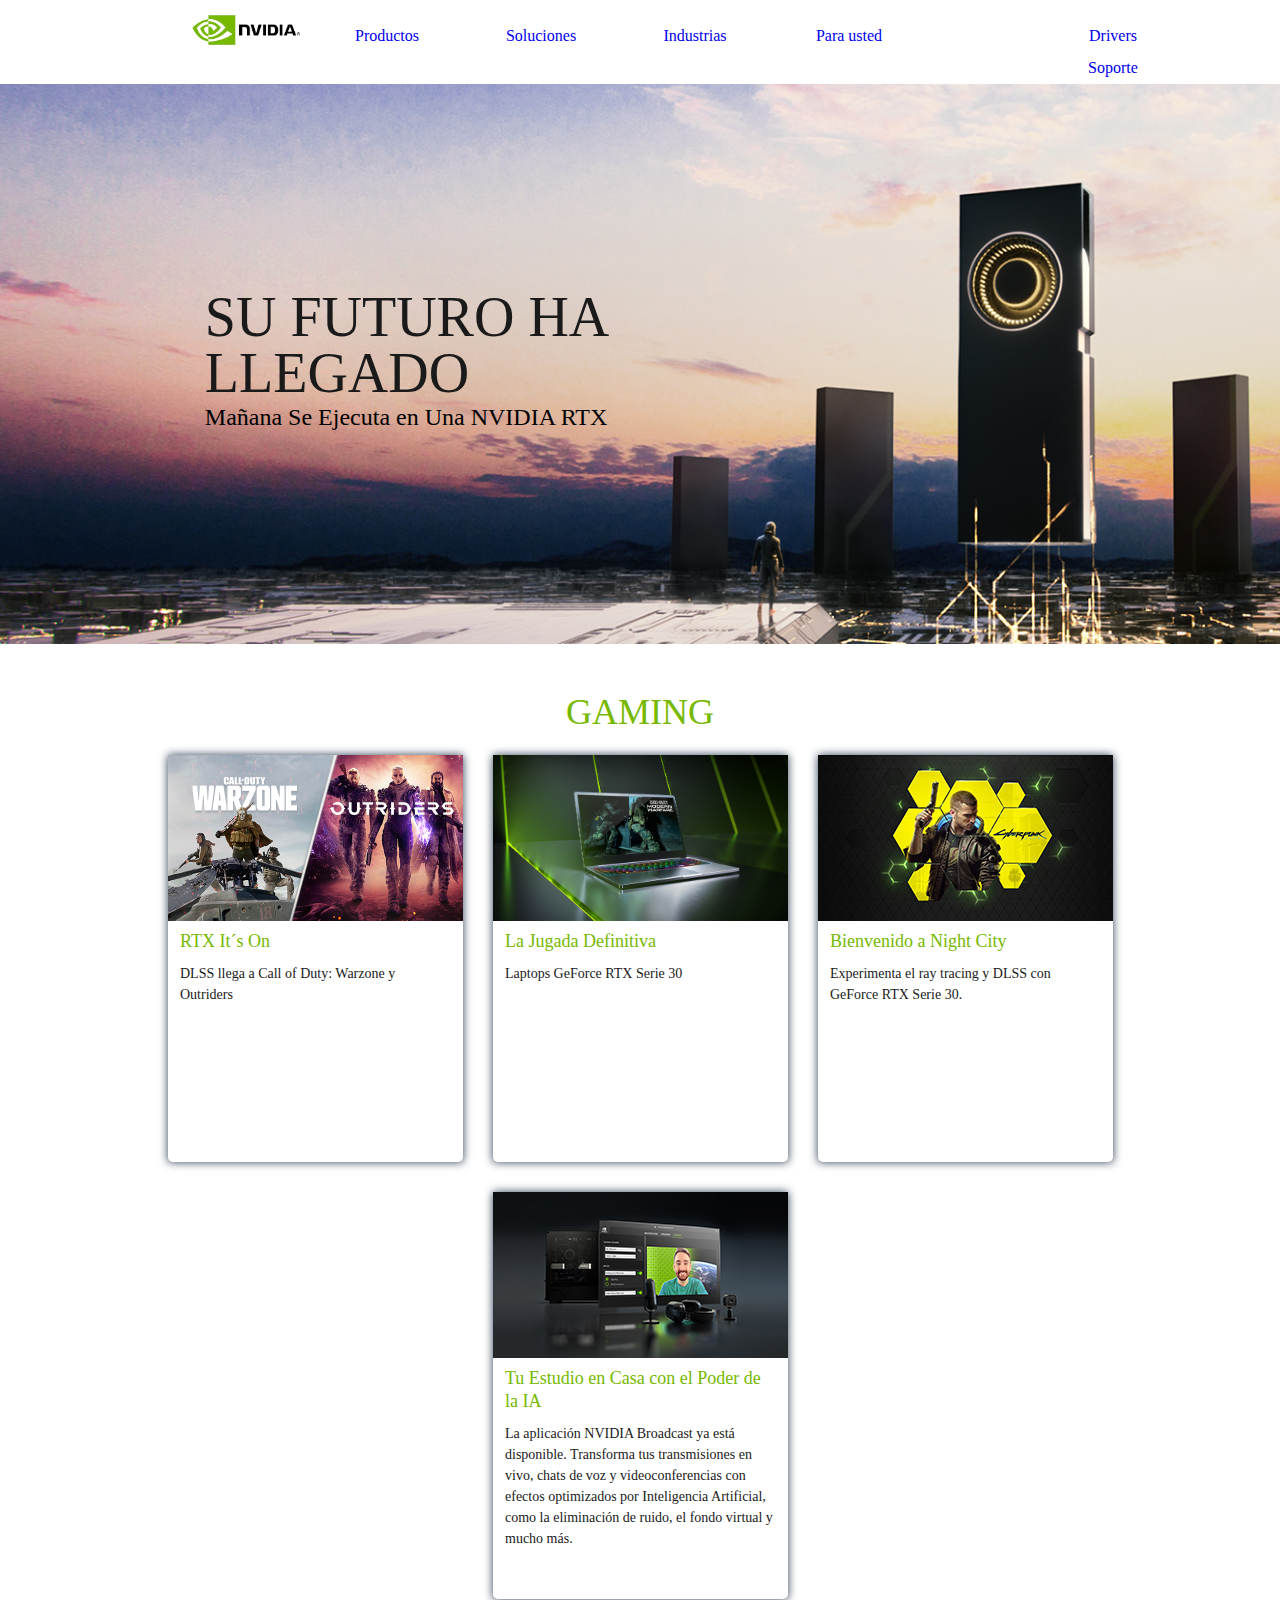
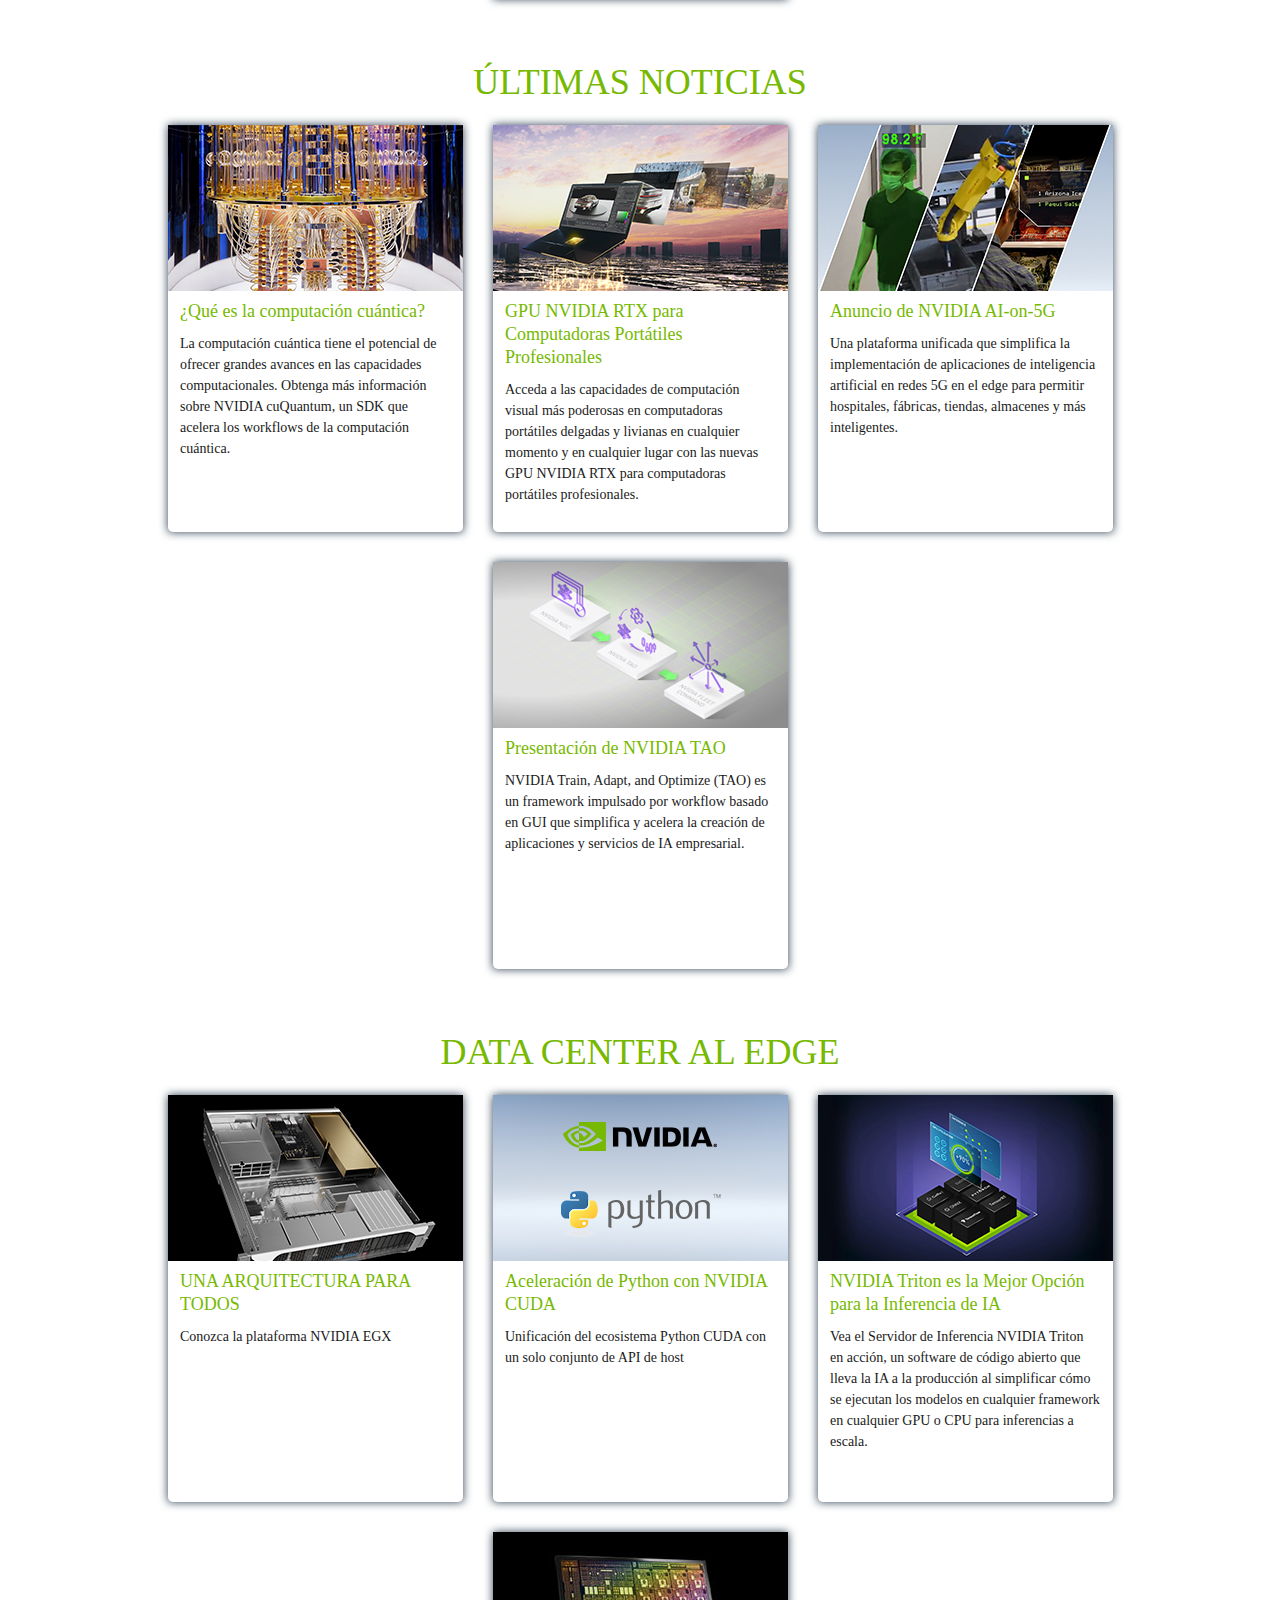
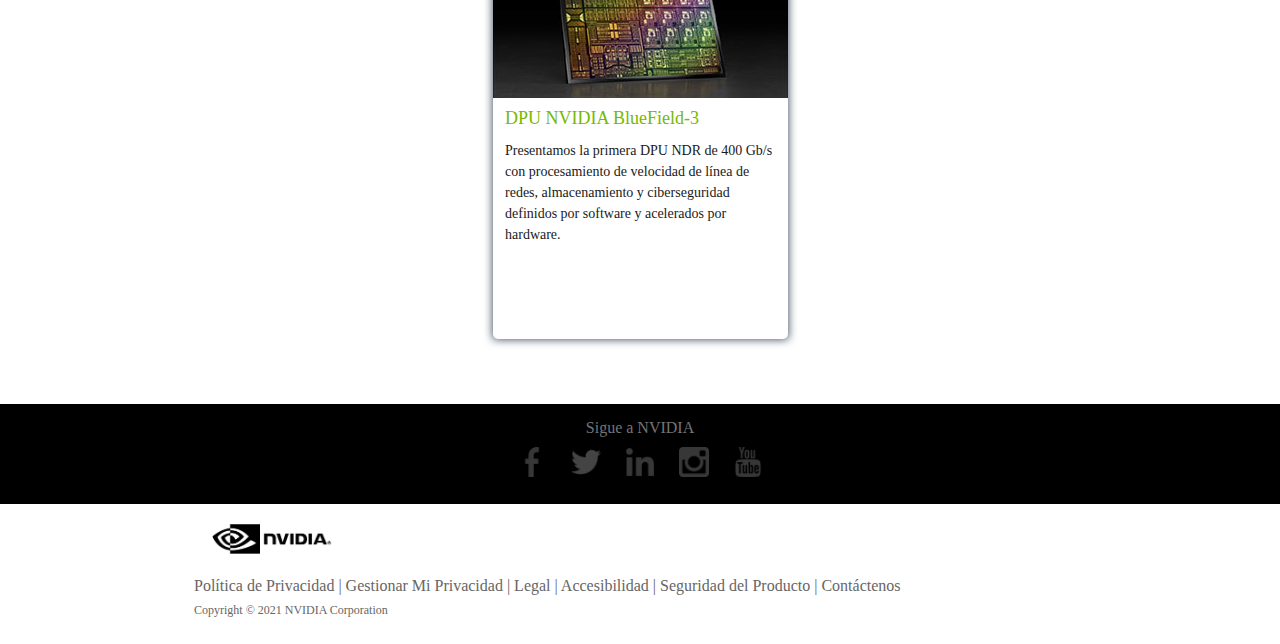
<file: Principal/index.html>
<!DOCTYPE html>
<html lang="en">
<head>
    <meta charset="UTF-8">
    <meta http-equiv="X-UA-Compatible" content="IE=edge">
    <meta name="viewport" content="width=device-width, initial-scale=1.0">
    <link rel="stylesheet"  type="text/css" href="estilo.css">
    <link rel="stylesheet" href="/Fuente/stylesheet.css">
    <title>Pagina</title>
</head>
<body>

<div id="contenedor">
    
<header>
<div class="titulo"><img src="img/Logos/NVIDIA-Color.jpg" alt=""></div>

<nav>
    <ul id="item">
        <li id="uno"><a href="#">Productos</a>
            <ul>
                <li><a href="../Productos/Laptops/Laptop.html">Laptops y Workstations</a></li>
                <li><a href="/Productos/GPUS/GPUS.html">GPUs</a></li>
            </ul>
        </li>

        <li><a href="#">Soluciones</a>
            <ul>
                <li><a href="/Soluciones/RealidadVirtual y Aumentada/vr.html">Realidad Virtual y Aumentada</a></li>
            </ul>
        </li>
        <li><a href="#">Industrias</a>
            <ul>
                <li><a href="/Industrias/Robotica/robotica.html">Robótica</a></li>
                <li><a href="#">Ciudades Intelegentes</a></li>
            </ul>
        </li>
        <li><a href="#">Para usted</a>
            <ul>
                <li><a href="#">Gamers</a></li>
            </ul>
        </li>
        <li class="item2"><a href="#">Drivers</a></li>
        <li class="item2"><a href="#">Soporte</a></li>
    </ul>
</nav>
</header>

<div id="portada">
    <div id="portada-text">
        <h1>SU FUTURO HA LLEGADO</h1>
        <p>Mañana Se Ejecuta en Una NVIDIA RTX</p>
    </div>
</div>

<section id="section">

<div class="title"><h3>Gaming</h3></div>

<div class="section2">
<div class="sticker">
        <img src="img/section/nvidia-geforce-rtx-games-january-2021-outriders-warzone-newsfeedHD.jpg" alt="" class="logo1">
    <div class="center">
        <h5>RTX It´s On</h5> 
        <p>DLSS llega a Call of Duty: Warzone y Outriders</p>
    </div>
</div>

<div class="sticker">
    <img src="img/section/geforce-rtx-laptops-social-1200x628-fb-ig-website-link.jpg" alt="" class="logo1">
    <div class="center">
       <h5>La Jugada Definitiva</h5> 
       <p>Laptops GeForce RTX Serie 30</p>
    </div>
</div>

<div class="sticker">
    <img src="img/section/EAT2VA3SYRF6NAV2ZXOXF3DZHQ.jpg" alt="" class="logo1">
    <div class="center">
       <h5>Bienvenido a Night City</h5> 
       <p>Experimenta el ray tracing y DLSS con GeForce RTX Serie 30.</p>
    </div>
</div>

<div class="sticker">
    <img src="img/section/nvidia-broadcast-app-update-nv-sfg-295x166@2x.jpg" alt="" class="logo1">
    <div class="center">
        <h5>Tu Estudio en Casa con el Poder de la IA</h5> 
        <p>La aplicación NVIDIA Broadcast ya está disponible. Transforma tus transmisiones en vivo, chats de voz y videoconferencias con efectos optimizados por Inteligencia Artificial, como la eliminación de ruido, el fondo virtual y mucho más.</p>
    </div>
</div>
</div>

<div class="title"><h3>Últimas Noticias</h3></div>

<div class="section2">
    <div class="sticker">
        <img src="img/section2/IBM.jpg" alt="" class="logo1">
        <div class="center">
           <h5>¿Qué es la computación cuántica?</h5> 
           <p>La computación cuántica tiene el potencial de ofrecer grandes avances en las capacidades computacionales. Obtenga más información sobre NVIDIA cuQuantum, un SDK que acelera los workflows de la computación cuántica.</p>
        </div>
    </div>
    
    <div class="sticker">
        <img src="img/section2/nvidia-geforce-rtx-30-series-nvidia-studio-creator-laptops.jpg" alt="" class="logo1">
        <div class="center">
           <h5>GPU NVIDIA RTX para Computadoras Portátiles Profesionales</h5> 
           <p>Acceda a las capacidades de computación visual más poderosas en computadoras portátiles delgadas y livianas en cualquier momento y en cualquier lugar con las nuevas GPU NVIDIA RTX para computadoras portátiles profesionales.</p>
        </div>
    </div>
    
    <div class="sticker">
        <img src="img/section2/ai-on-5g-2c50-l@2x.jpg" alt="" class="logo1">
        <div class="center">
            <h5>Anuncio de NVIDIA AI-on-5G</h5> 
            <p>Una plataforma unificada que simplifica la implementación de aplicaciones de inteligencia artificial en redes 5G en el edge para permitir hospitales, fábricas, tiendas, almacenes y más inteligentes.</p> 
        </div> 
    </div>
    
    <div class="sticker">
        <img src="img/section2/ngc-tao-sfg.jpg" alt="" class="logo1">
        <div class="center">
            <h5>Presentación de NVIDIA TAO</h5> 
            <p>NVIDIA Train, Adapt, and Optimize (TAO) es un framework impulsado por workflow basado en GUI que simplifica y acelera la creación de aplicaciones y servicios de IA empresarial.</p>
        </div>
    </div>
</div>


<div class="title"><h3>DATA CENTER AL EDGE</h3></div>

<div class="section2">
    <div class="sticker">
        <img src="img/section3/egx-announcement-sfg-295x166-dtm.jpg" alt="" class="logo1">
        <div class="center">
            <h5>UNA ARQUITECTURA PARA TODOS</h5> 
            <p>Conozca la plataforma NVIDIA EGX</p>
        </div>
    </div>
    
    <div class="sticker">
        <img src="img/section3/nv-python-announcement-sfg-295x166-dtm.jpg" alt="" class="logo1">
        <div class="center">
           <h5>Aceleración de Python con NVIDIA CUDA</h5> 
           <p>Unificación del ecosistema Python CUDA con un solo conjunto de API de host</p>
        </div>
    </div>
    
    <div class="sticker">
        <img src="img/section3/triton-sfg-295-166.png" alt="" class="logo1">
        <div class="center">
           <h5>NVIDIA Triton es la Mejor Opción para la Inferencia de IA</h5> 
           <p>Vea el Servidor de Inferencia NVIDIA Triton en acción, un software de código abierto que lleva la IA a la producción al simplificar cómo se ejecutan los modelos en cualquier framework en cualquier GPU o CPU para inferencias a escala.</p>
        </div>
    </div>
    
    <div class="sticker">
        <img src="img/section3/bluefield-3-gtc21-sfg-295x166.jpg" alt="" class="logo1">
        <div class="center">
           <h5>DPU NVIDIA BlueField-3</h5> 
           <p>Presentamos la primera DPU NDR de 400 Gb/s con procesamiento de velocidad de línea de redes, almacenamiento y ciberseguridad definidos por software y acelerados por hardware.</p>
        </div>
    </div>
</div>
    
</section>


<footer>
<div id="redes">
    <p>Sigue a NVIDIA</p>
    <a href="https://www.facebook.com/NVIDIA.LA"><img src="img/logofinal/pequeno-logotipo-de-facebook.png" alt="" class="social"></a>
    <a href="https://twitter.com/NVIDIALA"><img src="img/logofinal/logotipo-de-twitter.png" alt="" class="social"></a>
    <a href="https://www.linkedin.com/showcase/nvidia-latinoamerica/"><img src="img/logofinal/linkedin.png" alt="" class="social"></a>
    <a href="https://www.instagram.com/nvidia/?hl=en"><img src="img/logofinal/instagram-symbol.png" alt="" class="social"></a>
    <a href="https://www.youtube.com/user/nvidia"><img src="img/logofinal/youtube-logotype.png" alt="" class="social"></a>
</div>
<div id="pie">
<div id="logof"><img src="img/Logos/nvidia_logo_horizontal.png" alt="" id="imgf"></div>
<div id="poli">
    <p>Política de Privacidad | Gestionar Mi Privacidad | Legal | Accesibilidad | Seguridad del Producto | Contáctenos </p>
    <p id="bajo">Copyright © 2021 NVIDIA Corporation</p>
</div>

</div>
</footer>

</div>
</body>
</html>
</file>
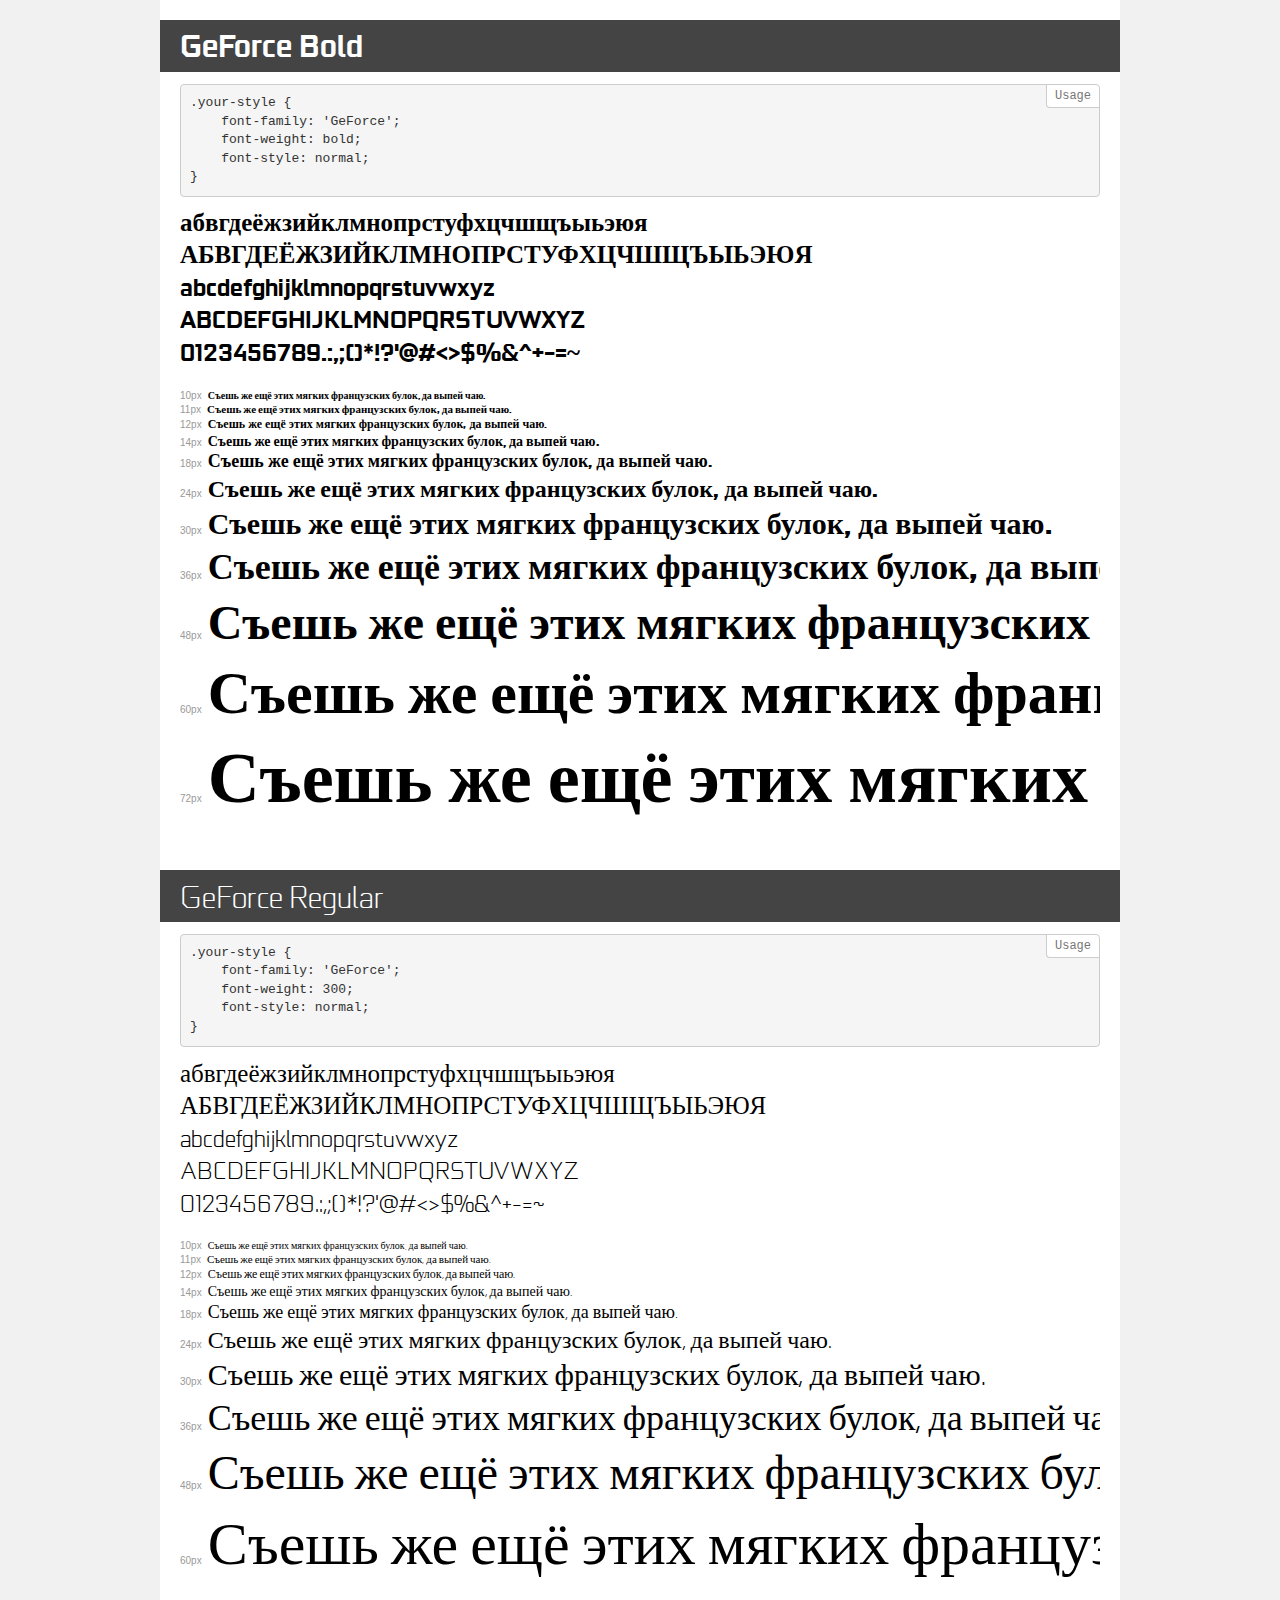
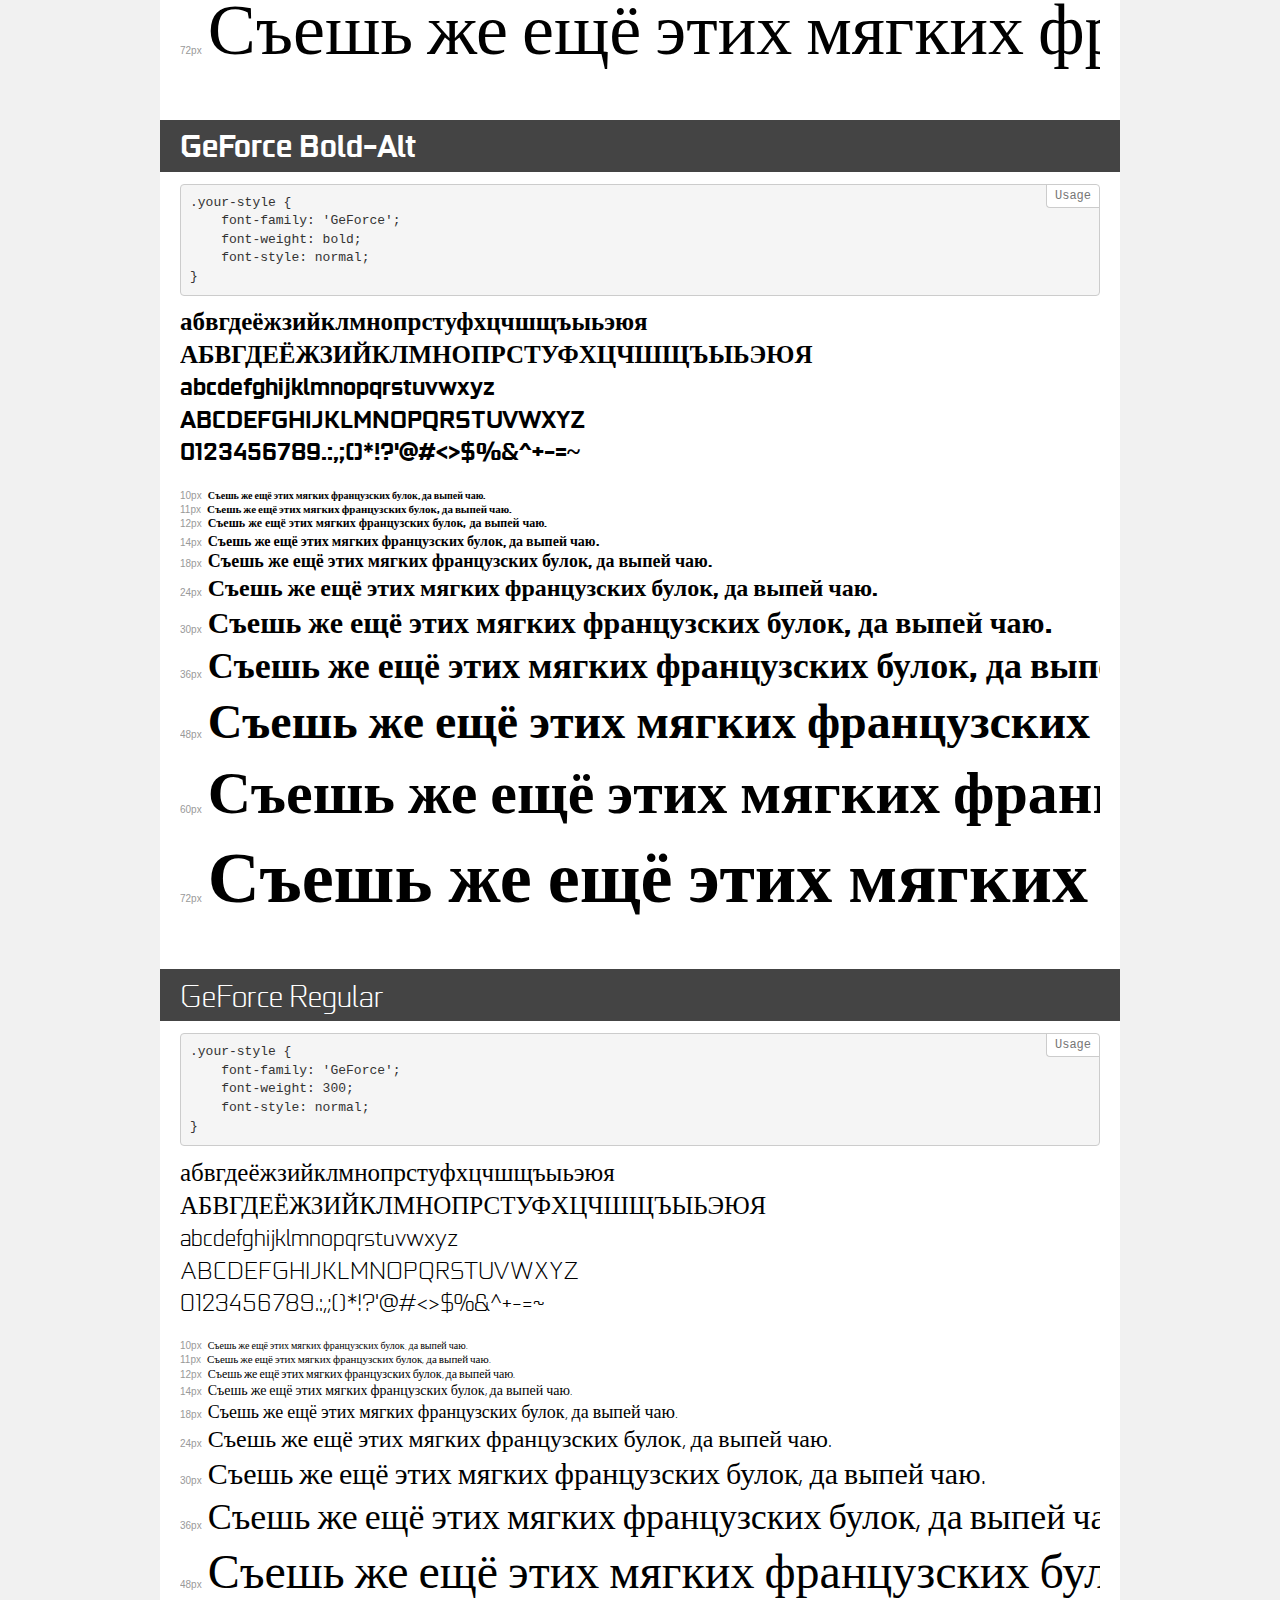
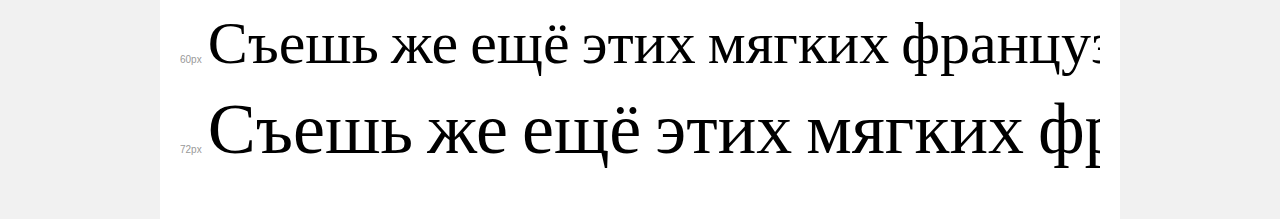
<file: Fuente/demo.html>
<!DOCTYPE html>
<html>
<head>
    <meta charset="utf-8">
    <meta http-equiv="X-UA-Compatible" content="IE=edge">
    <meta name="viewport" content="width=device-width, initial-scale=1">
    <meta name="robots" content="noindex, noarchive">
    <meta name="format-detection" content="telephone=no">
    <title>Transfonter demo</title>
    <link href="stylesheet.css" rel="stylesheet">
    <style>
        /*
        http://meyerweb.com/eric/tools/css/reset/
        v2.0 | 20110126
        License: none (public domain)
        */
        html, body, div, span, applet, object, iframe,
        h1, h2, h3, h4, h5, h6, p, blockquote, pre,
        a, abbr, acronym, address, big, cite, code,
        del, dfn, em, img, ins, kbd, q, s, samp,
        small, strike, strong, sub, sup, tt, var,
        b, u, i, center,
        dl, dt, dd, ol, ul, li,
        fieldset, form, label, legend,
        table, caption, tbody, tfoot, thead, tr, th, td,
        article, aside, canvas, details, embed,
        figure, figcaption, footer, header, hgroup,
        menu, nav, output, ruby, section, summary,
        time, mark, audio, video {
            margin: 0;
            padding: 0;
            border: 0;
            font-size: 100%;
            font: inherit;
            vertical-align: baseline;
        }
        /* HTML5 display-role reset for older browsers */
        article, aside, details, figcaption, figure,
        footer, header, hgroup, menu, nav, section {
            display: block;
        }
        body {
            line-height: 1;
        }
        ol, ul {
            list-style: none;
        }
        blockquote, q {
            quotes: none;
        }
        blockquote:before, blockquote:after,
        q:before, q:after {
            content: '';
            content: none;
        }
        table {
            border-collapse: collapse;
            border-spacing: 0;
        }
        /* common styles */
        body {
            background: #f1f1f1;
            color: #000;
        }
        .page {
            background: #fff;
            width: 920px;
            margin: 0 auto;
            padding: 20px 20px 0 20px;
            overflow: hidden;
        }
        .font-container {
            overflow-x: auto;
            overflow-y: hidden;
            margin-bottom: 40px;
            line-height: 1.3;
            white-space: nowrap;
            padding-bottom: 5px;
        }
        h1 {
            position: relative;
            background: #444;
            font-size: 32px;
            color: #fff;
            padding: 10px 20px;
            margin: 0 -20px 12px -20px;
        }
        .letters {
            font-size: 25px;
            margin-bottom: 20px;
        }
        .s10:before {
            content: '10px';
        }
        .s11:before {
            content: '11px';
        }
        .s12:before {
            content: '12px';
        }
        .s14:before {
            content: '14px';
        }
        .s18:before {
            content: '18px';
        }
        .s24:before {
            content: '24px';
        }
        .s30:before {
            content: '30px';
        }
        .s36:before {
            content: '36px';
        }
        .s48:before {
            content: '48px';
        }
        .s60:before {
            content: '60px';
        }
        .s72:before {
            content: '72px';
        }
        .s10:before, .s11:before, .s12:before, .s14:before,
        .s18:before, .s24:before, .s30:before, .s36:before,
        .s48:before, .s60:before, .s72:before {
            font-family: Arial, sans-serif;
            font-size: 10px;
            font-weight: normal;
            font-style: normal;
            color: #999;
            padding-right: 6px;
        }
        pre {
            display: block;
            position: relative;
            padding: 9px;
            margin: 0 0 10px;
            font-family: Monaco, Menlo, Consolas, "Courier New", monospace !important;
            font-size: 13px;
            line-height: 1.428571429;
            color: #333;
            font-weight: normal !important;
            font-style: normal !important;
            background-color: #f5f5f5;
            border: 1px solid #ccc;
            overflow-x: auto;
            border-radius: 4px;
        }
        pre:after {
            display: block;
            position: absolute;
            right: 0;
            top: 0;
            content: 'Usage';
            line-height: 1;
            padding: 5px 8px;
            font-size: 12px;
            color: #767676;
            background-color: #fff;
            border: 1px solid #ccc;
            border-right: none;
            border-top: none;
            border-radius: 0 4px 0 4px;
            z-index: 10;
        }
        /* responsive */
        @media (max-width: 959px) {
            .page {
                width: auto;
                margin: 0;
            }
        }
    </style>
</head>
<body>
<div class="page">
    <div class="demo" style="font-family: 'GeForce'; font-weight: bold; font-style: normal;">
        <h1>GeForce Bold</h1>
        <pre>.your-style {
    font-family: 'GeForce';
    font-weight: bold;
    font-style: normal;
}</pre>
        <div class="font-container">
            <p class="letters">
                абвгдеёжзийклмнопрстуфхцчшщъыьэюя<br>
АБВГДЕЁЖЗИЙКЛМНОПРСТУФХЦЧШЩЪЫЬЭЮЯ<br>
abcdefghijklmnopqrstuvwxyz<br>
ABCDEFGHIJKLMNOPQRSTUVWXYZ<br>
                0123456789.:,;()*!?'@#<>$%&^+-=~
            </p>
            <p class="s10" style="font-size: 10px;">Съешь же ещё этих мягких французских булок, да выпей чаю.</p>
            <p class="s11" style="font-size: 11px;">Съешь же ещё этих мягких французских булок, да выпей чаю.</p>
            <p class="s12" style="font-size: 12px;">Съешь же ещё этих мягких французских булок, да выпей чаю.</p>
            <p class="s14" style="font-size: 14px;">Съешь же ещё этих мягких французских булок, да выпей чаю.</p>
            <p class="s18" style="font-size: 18px;">Съешь же ещё этих мягких французских булок, да выпей чаю.</p>
            <p class="s24" style="font-size: 24px;">Съешь же ещё этих мягких французских булок, да выпей чаю.</p>
            <p class="s30" style="font-size: 30px;">Съешь же ещё этих мягких французских булок, да выпей чаю.</p>
            <p class="s36" style="font-size: 36px;">Съешь же ещё этих мягких французских булок, да выпей чаю.</p>
            <p class="s48" style="font-size: 48px;">Съешь же ещё этих мягких французских булок, да выпей чаю.</p>
            <p class="s60" style="font-size: 60px;">Съешь же ещё этих мягких французских булок, да выпей чаю.</p>
            <p class="s72" style="font-size: 72px;">Съешь же ещё этих мягких французских булок, да выпей чаю.</p>
        </div>
    </div>
    <div class="demo" style="font-family: 'GeForce'; font-weight: 300; font-style: normal;">
        <h1>GeForce Regular</h1>
        <pre>.your-style {
    font-family: 'GeForce';
    font-weight: 300;
    font-style: normal;
}</pre>
        <div class="font-container">
            <p class="letters">
                абвгдеёжзийклмнопрстуфхцчшщъыьэюя<br>
АБВГДЕЁЖЗИЙКЛМНОПРСТУФХЦЧШЩЪЫЬЭЮЯ<br>
abcdefghijklmnopqrstuvwxyz<br>
ABCDEFGHIJKLMNOPQRSTUVWXYZ<br>
                0123456789.:,;()*!?'@#<>$%&^+-=~
            </p>
            <p class="s10" style="font-size: 10px;">Съешь же ещё этих мягких французских булок, да выпей чаю.</p>
            <p class="s11" style="font-size: 11px;">Съешь же ещё этих мягких французских булок, да выпей чаю.</p>
            <p class="s12" style="font-size: 12px;">Съешь же ещё этих мягких французских булок, да выпей чаю.</p>
            <p class="s14" style="font-size: 14px;">Съешь же ещё этих мягких французских булок, да выпей чаю.</p>
            <p class="s18" style="font-size: 18px;">Съешь же ещё этих мягких французских булок, да выпей чаю.</p>
            <p class="s24" style="font-size: 24px;">Съешь же ещё этих мягких французских булок, да выпей чаю.</p>
            <p class="s30" style="font-size: 30px;">Съешь же ещё этих мягких французских булок, да выпей чаю.</p>
            <p class="s36" style="font-size: 36px;">Съешь же ещё этих мягких французских булок, да выпей чаю.</p>
            <p class="s48" style="font-size: 48px;">Съешь же ещё этих мягких французских булок, да выпей чаю.</p>
            <p class="s60" style="font-size: 60px;">Съешь же ещё этих мягких французских булок, да выпей чаю.</p>
            <p class="s72" style="font-size: 72px;">Съешь же ещё этих мягких французских булок, да выпей чаю.</p>
        </div>
    </div>
    <div class="demo" style="font-family: 'GeForce'; font-weight: bold; font-style: normal;">
        <h1>GeForce Bold-Alt</h1>
        <pre>.your-style {
    font-family: 'GeForce';
    font-weight: bold;
    font-style: normal;
}</pre>
        <div class="font-container">
            <p class="letters">
                абвгдеёжзийклмнопрстуфхцчшщъыьэюя<br>
АБВГДЕЁЖЗИЙКЛМНОПРСТУФХЦЧШЩЪЫЬЭЮЯ<br>
abcdefghijklmnopqrstuvwxyz<br>
ABCDEFGHIJKLMNOPQRSTUVWXYZ<br>
                0123456789.:,;()*!?'@#<>$%&^+-=~
            </p>
            <p class="s10" style="font-size: 10px;">Съешь же ещё этих мягких французских булок, да выпей чаю.</p>
            <p class="s11" style="font-size: 11px;">Съешь же ещё этих мягких французских булок, да выпей чаю.</p>
            <p class="s12" style="font-size: 12px;">Съешь же ещё этих мягких французских булок, да выпей чаю.</p>
            <p class="s14" style="font-size: 14px;">Съешь же ещё этих мягких французских булок, да выпей чаю.</p>
            <p class="s18" style="font-size: 18px;">Съешь же ещё этих мягких французских булок, да выпей чаю.</p>
            <p class="s24" style="font-size: 24px;">Съешь же ещё этих мягких французских булок, да выпей чаю.</p>
            <p class="s30" style="font-size: 30px;">Съешь же ещё этих мягких французских булок, да выпей чаю.</p>
            <p class="s36" style="font-size: 36px;">Съешь же ещё этих мягких французских булок, да выпей чаю.</p>
            <p class="s48" style="font-size: 48px;">Съешь же ещё этих мягких французских булок, да выпей чаю.</p>
            <p class="s60" style="font-size: 60px;">Съешь же ещё этих мягких французских булок, да выпей чаю.</p>
            <p class="s72" style="font-size: 72px;">Съешь же ещё этих мягких французских булок, да выпей чаю.</p>
        </div>
    </div>
    <div class="demo" style="font-family: 'GeForce'; font-weight: 300; font-style: normal;">
        <h1>GeForce Regular</h1>
        <pre>.your-style {
    font-family: 'GeForce';
    font-weight: 300;
    font-style: normal;
}</pre>
        <div class="font-container">
            <p class="letters">
                абвгдеёжзийклмнопрстуфхцчшщъыьэюя<br>
АБВГДЕЁЖЗИЙКЛМНОПРСТУФХЦЧШЩЪЫЬЭЮЯ<br>
abcdefghijklmnopqrstuvwxyz<br>
ABCDEFGHIJKLMNOPQRSTUVWXYZ<br>
                0123456789.:,;()*!?'@#<>$%&^+-=~
            </p>
            <p class="s10" style="font-size: 10px;">Съешь же ещё этих мягких французских булок, да выпей чаю.</p>
            <p class="s11" style="font-size: 11px;">Съешь же ещё этих мягких французских булок, да выпей чаю.</p>
            <p class="s12" style="font-size: 12px;">Съешь же ещё этих мягких французских булок, да выпей чаю.</p>
            <p class="s14" style="font-size: 14px;">Съешь же ещё этих мягких французских булок, да выпей чаю.</p>
            <p class="s18" style="font-size: 18px;">Съешь же ещё этих мягких французских булок, да выпей чаю.</p>
            <p class="s24" style="font-size: 24px;">Съешь же ещё этих мягких французских булок, да выпей чаю.</p>
            <p class="s30" style="font-size: 30px;">Съешь же ещё этих мягких французских булок, да выпей чаю.</p>
            <p class="s36" style="font-size: 36px;">Съешь же ещё этих мягких французских булок, да выпей чаю.</p>
            <p class="s48" style="font-size: 48px;">Съешь же ещё этих мягких французских булок, да выпей чаю.</p>
            <p class="s60" style="font-size: 60px;">Съешь же ещё этих мягких французских булок, да выпей чаю.</p>
            <p class="s72" style="font-size: 72px;">Съешь же ещё этих мягких французских булок, да выпей чаю.</p>
        </div>
    </div>
</div>
</body>
</html>
</file>
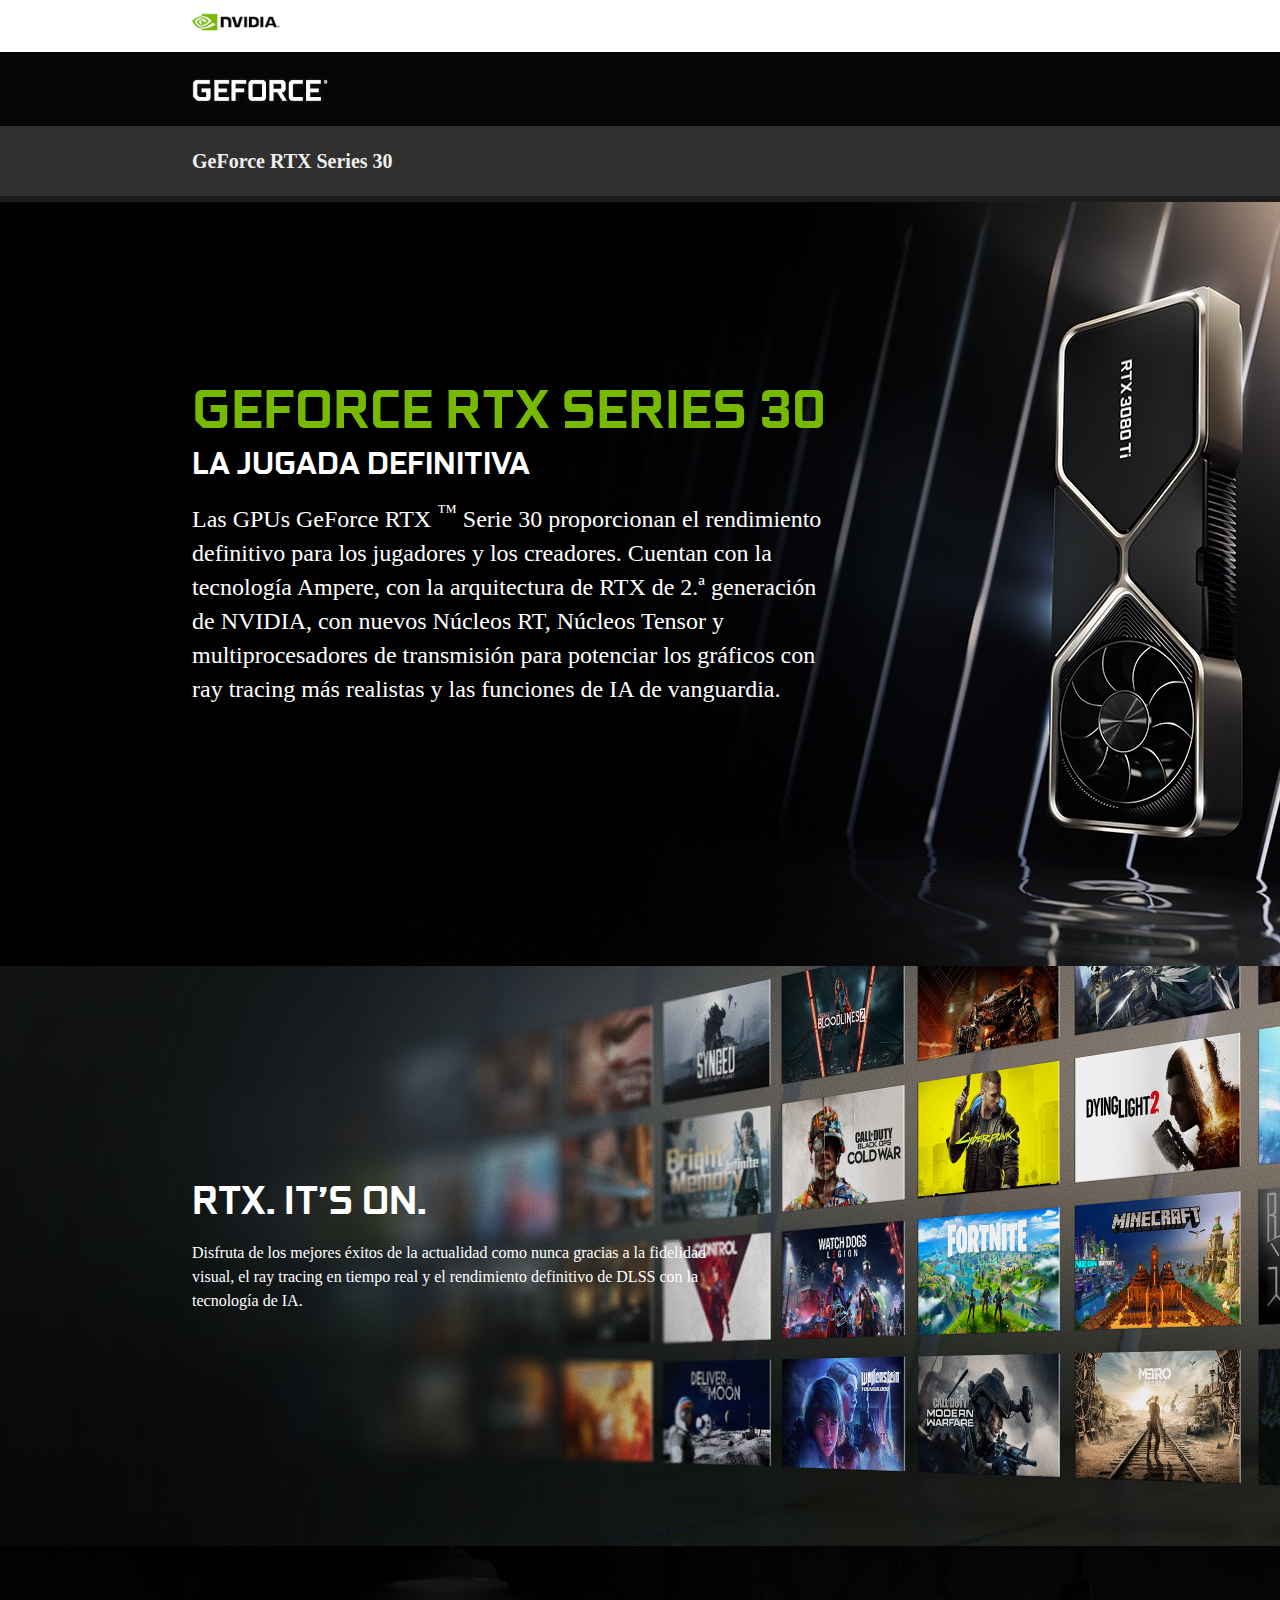
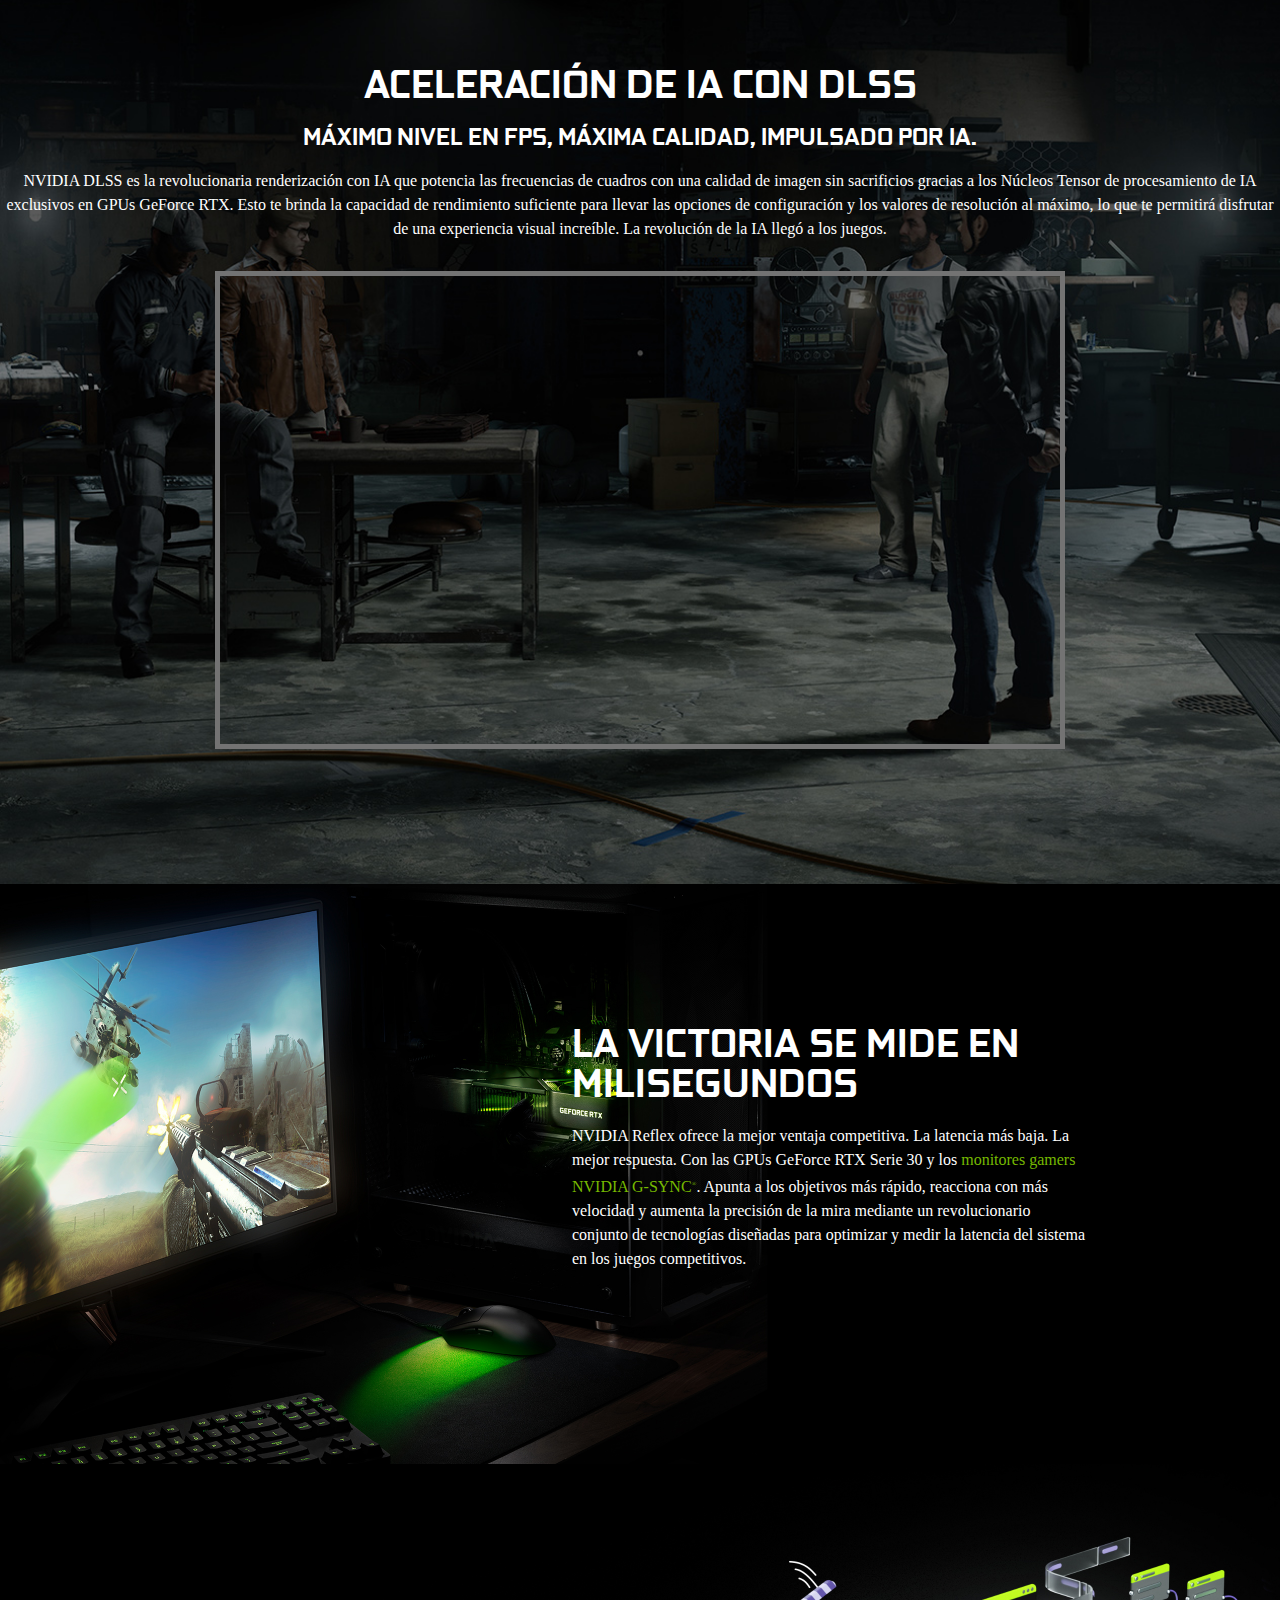
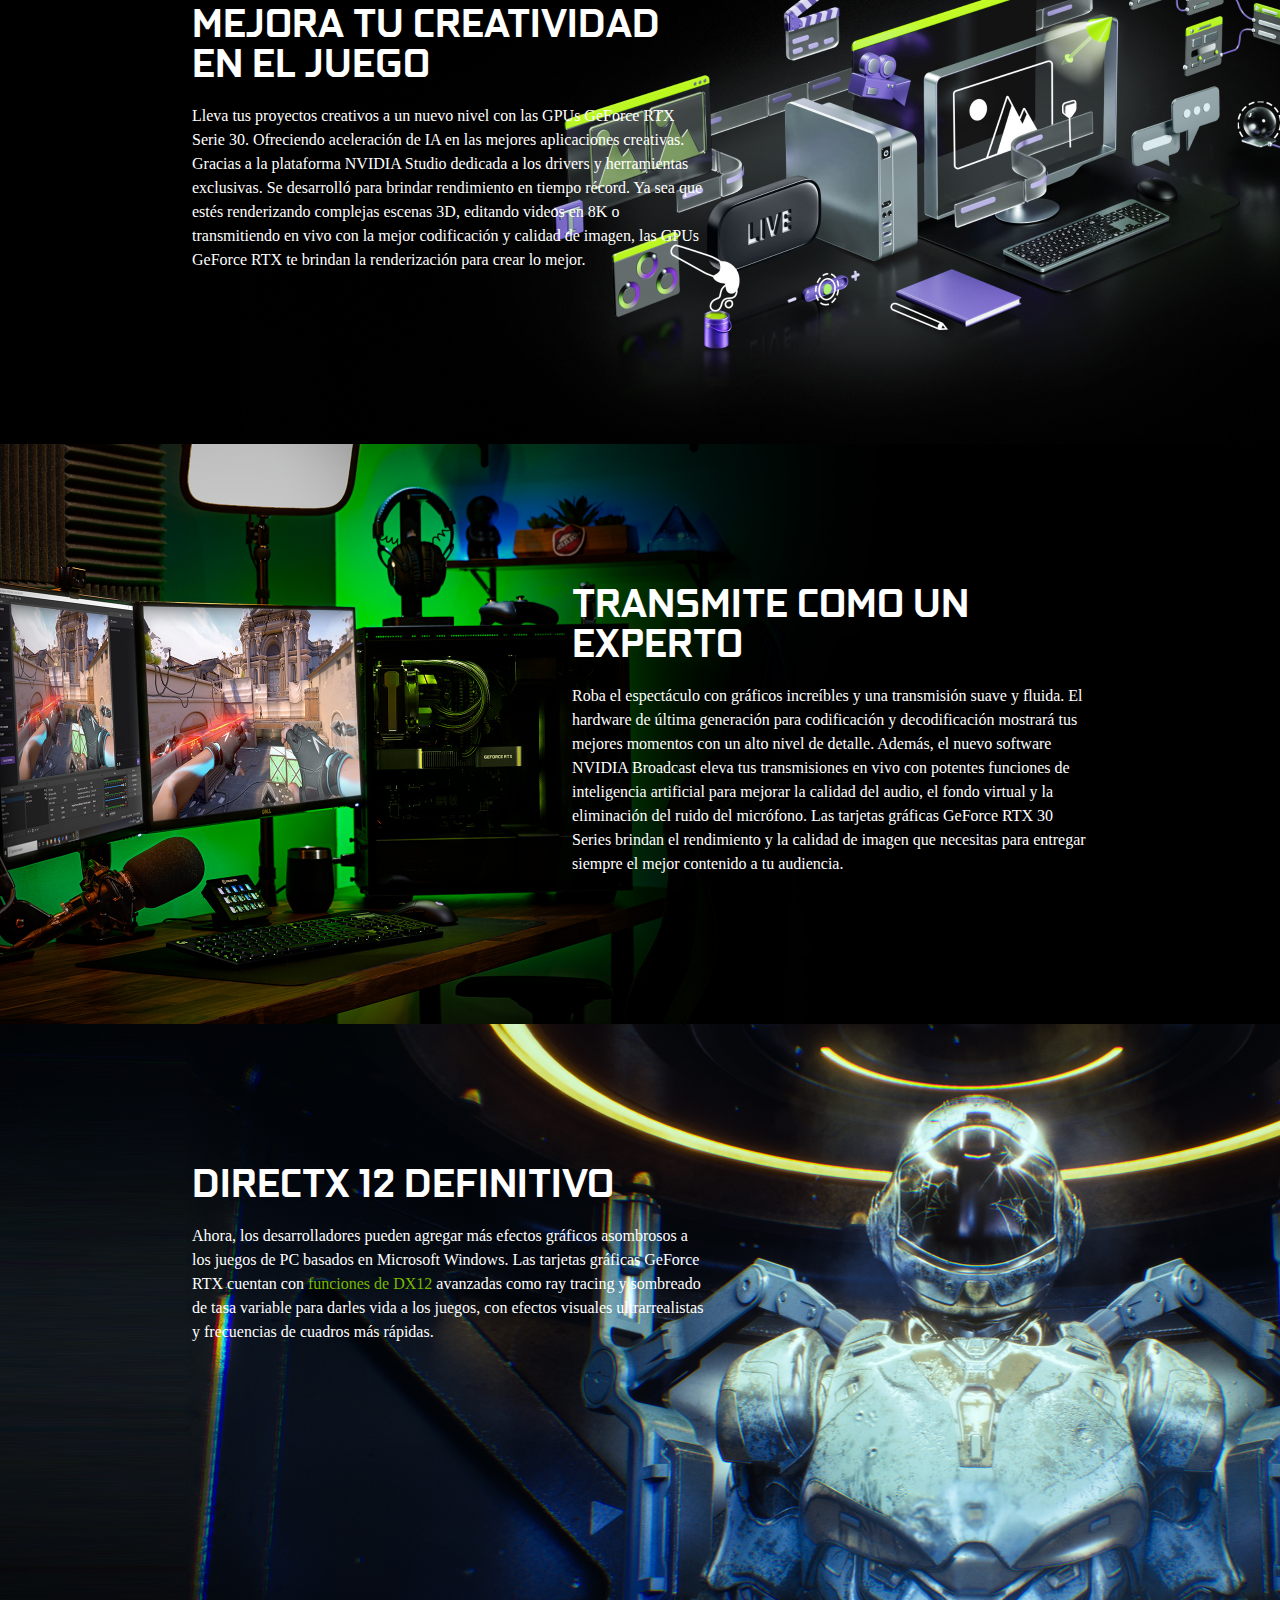
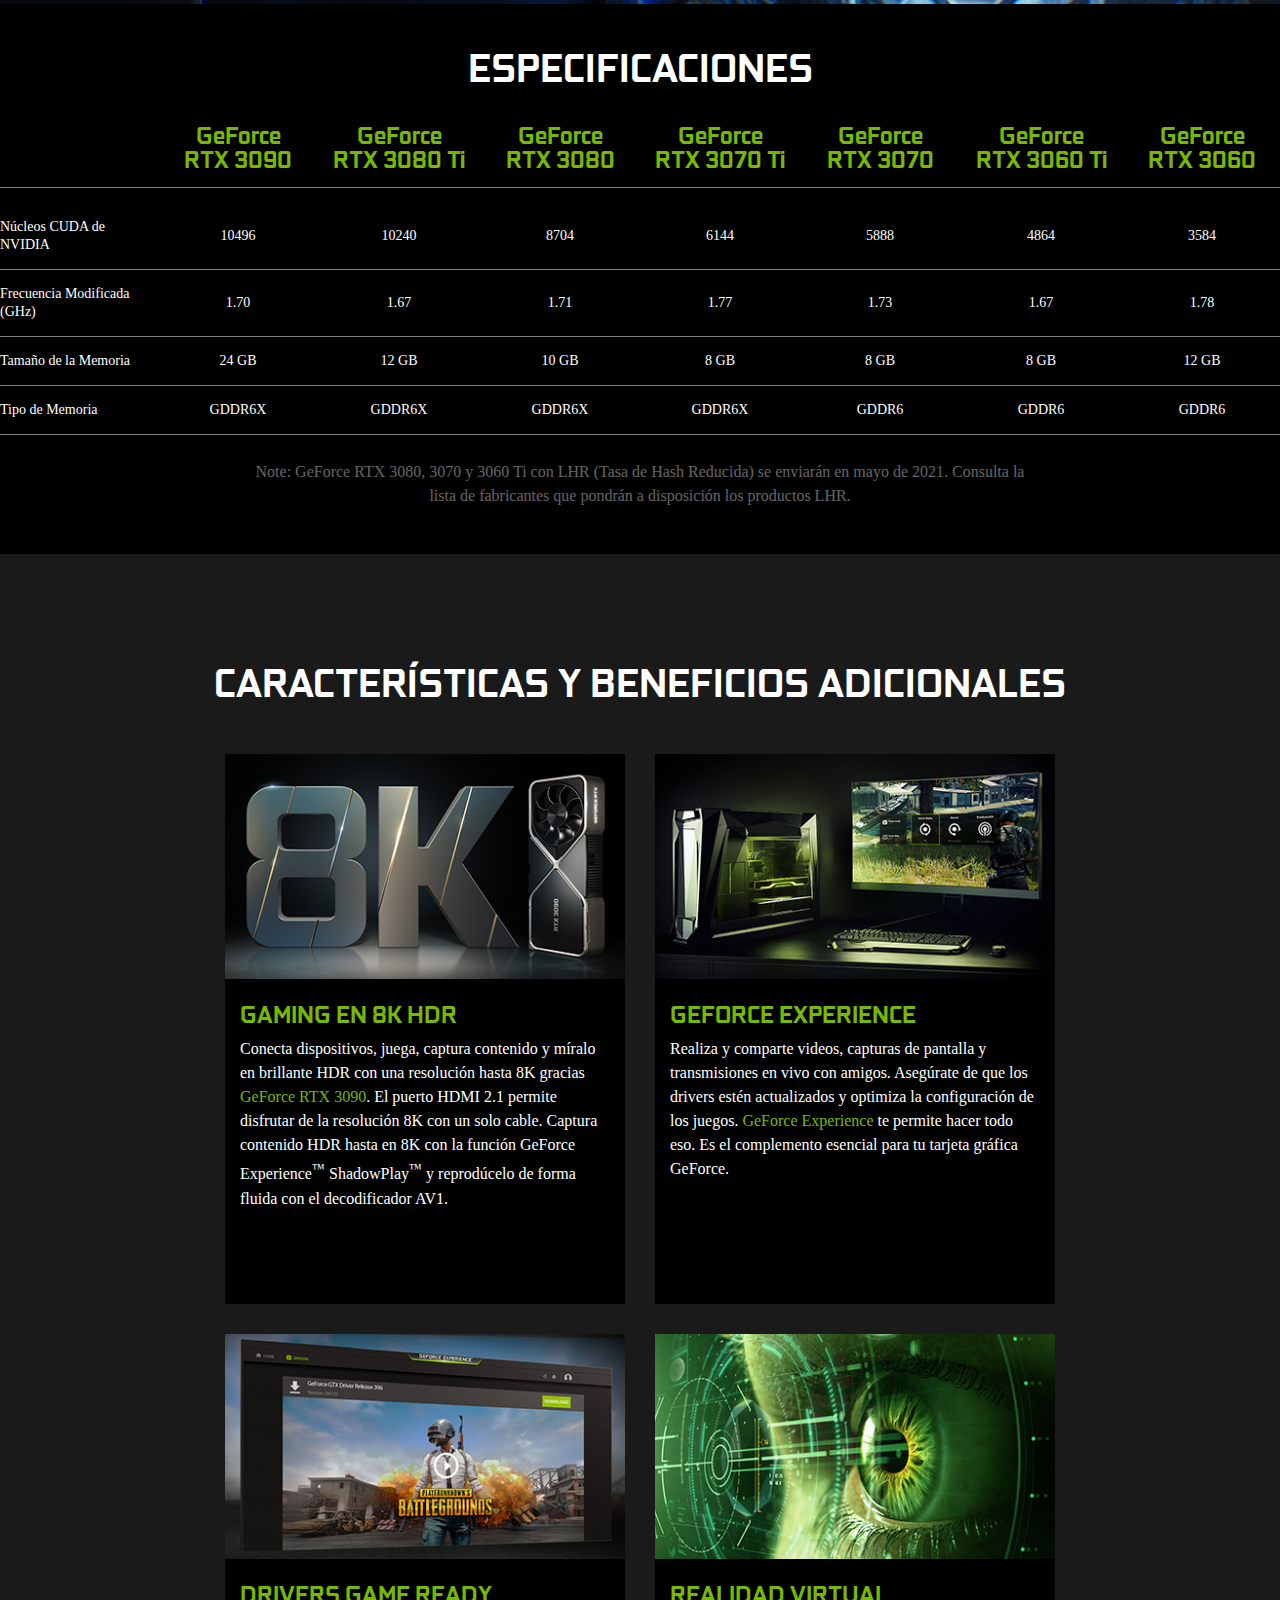
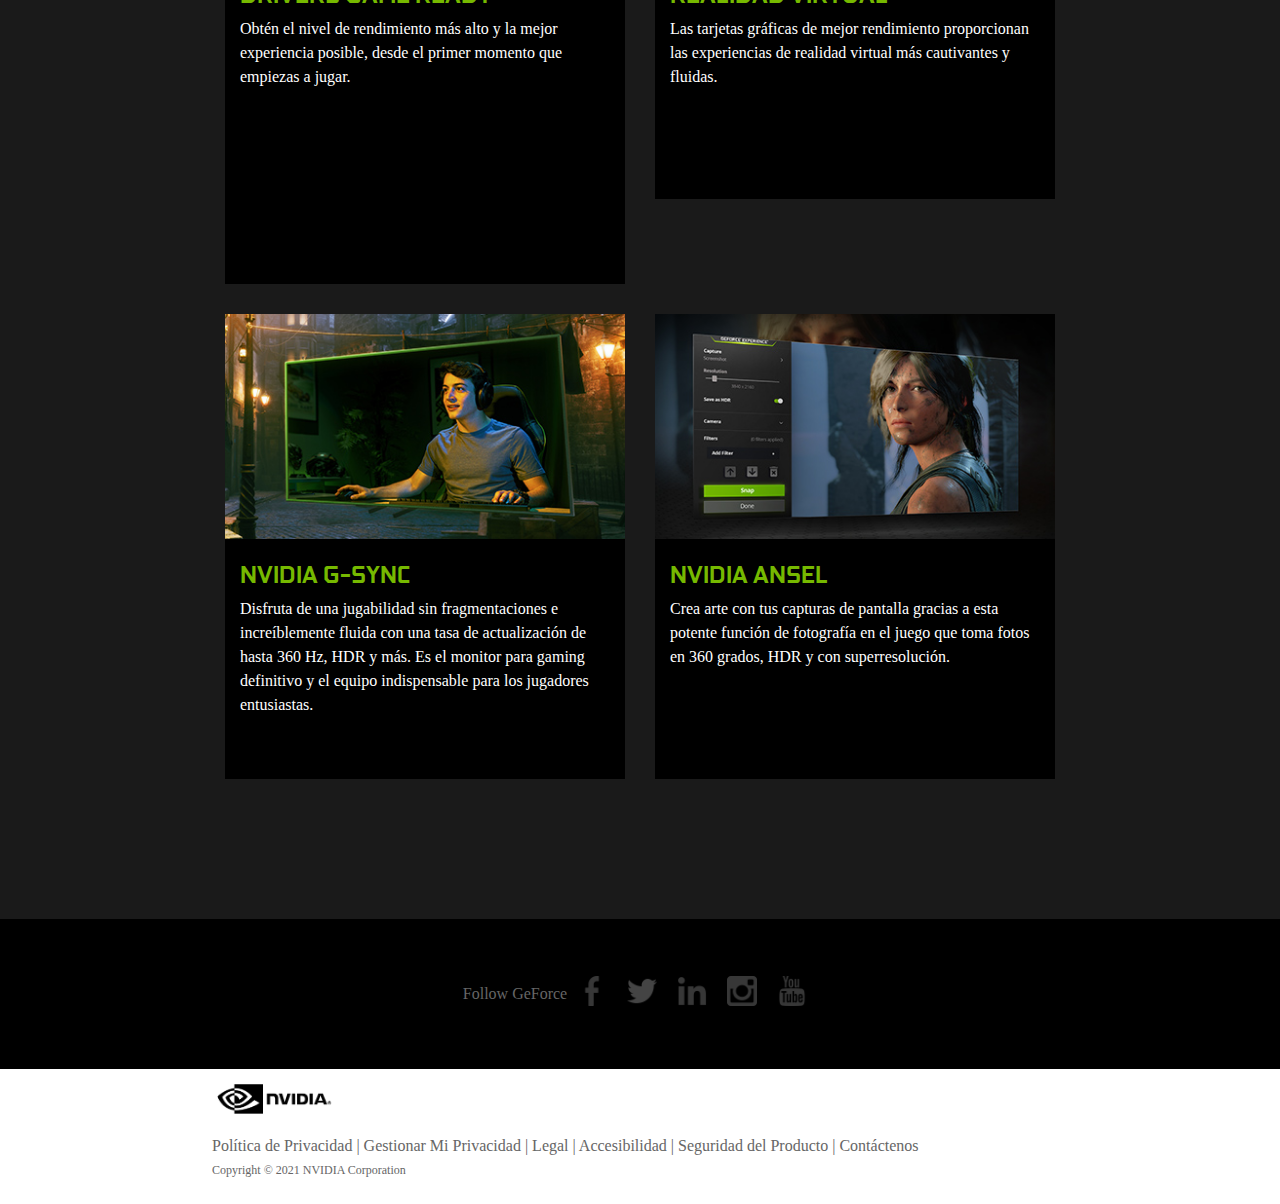
<file: Productos/GPUS/GPUS.html>
<!DOCTYPE html>
<html lang="en">
<head>
    <meta charset="UTF-8">
    <meta http-equiv="X-UA-Compatible" content="IE=edge">
    <meta name="viewport" content="width=device-width, initial-scale=1.0">
    <title>Document</title>
    <link rel="stylesheet" href="style-gpus.css">
    <link rel="stylesheet" href="/Fuente/stylesheet.css">
</head>
<body>
<div id="contenedor">

    <header id="title">
        <nav>
            <div id="list1"><a href="/Principal/index.html"><img src="img/Logos/nvidia-logo (1).jpg" alt=""></a></div>
            <div id="list2"><img src="img/Logos/NVIDIA-logo-BL1.jpg" alt=""></div>
            <div id="list3"><span>GeForce RTX Series 30</span></div>
        </nav>
    </header>
    
<div id="portada">
    <div id="portada-text">
        <h1><b>GEFORCE RTX SERIES 30</b></h1>
        <h2><b>LA JUGADA DEFINITIVA</b></h2>
        <p>Las GPUs GeForce RTX <sup>™</sup> Serie 30 proporcionan el rendimiento definitivo para los jugadores y los creadores. Cuentan con la tecnología Ampere, con la arquitectura de RTX de 2.ª generación de NVIDIA, con nuevos Núcleos RT, Núcleos Tensor y multiprocesadores de transmisión para potenciar los gráficos con ray tracing más realistas y las funciones de IA de vanguardia.</p>
    </div>
</div>

<article>
    <div id="section-1">
        <div id="section-1-text">
            <h2><b>RTX. IT’S ON.</b></h2>
            <p>Disfruta de los mejores éxitos de la actualidad como nunca gracias a la fidelidad visual, el ray tracing en tiempo real y el rendimiento definitivo de DLSS con la tecnología de IA. </p>
        </div>
    </div>

    <div id="section-2">
        <div id="section-2-text">
            <h2 style="text-align: center;"><b>ACELERACIÓN DE IA CON DLSS</b></h2>
            <h3><b>MÁXIMO NIVEL EN FPS, MÁXIMA CALIDAD, IMPULSADO POR IA.</b></h3>
            <p style="text-align: center;">NVIDIA DLSS es la revolucionaria renderización con IA que potencia las frecuencias de cuadros con una calidad de imagen sin sacrificios gracias a los Núcleos Tensor de procesamiento de IA exclusivos en GPUs GeForce RTX. Esto te brinda la capacidad de rendimiento suficiente para llevar las opciones de configuración y los valores de resolución al máximo, lo que te permitirá disfrutar de una experiencia visual increíble. La revolución de la IA llegó a los juegos.</p>
            <iframe src="//www.youtube.com/embed/CWpHPGnUo9c?enablejsapi=1&autoplay=0" frameborder="1" allowfullscreen></iframe>
        </div>
    </div>

    <div id="section-3">
        <div id="section-3-text">
            <h2><strong>LA VICTORIA SE MIDE EN MILISEGUNDOS</strong></h2>
            <p>NVIDIA Reflex ofrece la mejor ventaja competitiva. La latencia más baja. La mejor respuesta. Con las GPUs GeForce RTX Serie 30 y los <a href="https://www.nvidia.com/es-la/geforce/products/g-sync-monitors/">monitores gamers NVIDIA G-SYNC</a><sup style="color: rgb(118,185,0); cursor: pointer; font-size: 6.4px;">®</sup>. Apunta a los objetivos más rápido, reacciona con más velocidad y aumenta la precisión de la mira mediante un revolucionario conjunto de tecnologías diseñadas para optimizar y medir la latencia del sistema en los juegos competitivos.</p>
        </div>
    </div>

    <div id="section-4">
        <div id="section-4-text">
            <h2><strong>MEJORA TU CREATIVIDAD EN EL JUEGO</strong></h2>
            <p>Lleva tus proyectos creativos a un nuevo nivel con las GPUs GeForce RTX Serie 30. Ofreciendo aceleración de IA en las mejores aplicaciones creativas. Gracias a la plataforma NVIDIA Studio dedicada a los drivers y herramientas exclusivas. Se desarrolló para brindar rendimiento en tiempo récord. Ya sea que estés renderizando complejas escenas 3D, editando videos en 8K o transmitiendo en vivo con la mejor codificación y calidad de imagen, las GPUs GeForce RTX te brindan la renderización para crear lo mejor.</p>
        </div>
    </div>

    <div id="section-5">
        <div id="section-5-text">
            <h2><strong>TRANSMITE COMO UN EXPERTO</strong></h2>
            <p>Roba el espectáculo con gráficos increíbles y una transmisión suave y fluida. El hardware de última generación para codificación y decodificación mostrará tus mejores momentos con un alto nivel de detalle. Además, el nuevo software NVIDIA Broadcast eleva tus transmisiones en vivo con potentes funciones de inteligencia artificial para mejorar la calidad del audio, el fondo virtual y la eliminación del ruido del micrófono. Las tarjetas gráficas GeForce RTX 30 Series brindan el rendimiento y la calidad de imagen que necesitas para entregar siempre el mejor contenido a tu audiencia.</p>
        </div>
    </div>

    <div id="section-6">
        <div id="section-6-text">
            <h2><strong>DIRECTX 12 DEFINITIVO</strong></h2>
            <p>Ahora, los desarrolladores pueden agregar más efectos gráficos asombrosos a los juegos de PC basados en Microsoft Windows. Las tarjetas gráficas GeForce RTX cuentan con <a href="https://www.nvidia.com/es-la/geforce/technologies/dx12/">funciones de DX12</a> avanzadas como ray tracing y sombreado de tasa variable para darles vida a los juegos, con efectos visuales ultrarrealistas y frecuencias de cuadros más rápidas.</p>
        </div>
    </div>

<section>
    <div id="especificaciones">

        <h2><strong>ESPECIFICACIONES</strong></h2>

    <div id="table">
        <table class="content-table">
            <thead>
                <tr>
                    <th></th>
                    <th style="width: 160px; padding: 0 15px 15px 15px;"><strong>GeForce RTX 3090</strong></th>
                    <th style="width: 162px; padding: 0 15px 15px 15px;"><strong>GeForce RTX 3080 Ti</strong></th>
                    <th style="width: 160px; padding: 0 15px 15px 15px;"><strong>GeForce RTX 3080</strong></th>
                    <th style="width: 160px; padding: 0 15px 15px 15px;"><strong>GeForce RTX 3070 Ti</strong></th>
                    <th style="width: 160px; padding: 0 15px 15px 15px;"><strong>GeForce RTX 3070</strong></th>
                    <th style="width: 162px; padding: 0 15px 15px 15px;"><strong>GeForce RTX 3060 Ti</strong></th>
                    <th style="width: 160px; padding: 0 15px 15px 15px;"><strong>GeForce RTX 3060</strong></th>
                </tr>
            </thead>

            <tbody>
                <tr>
                    <td style="padding: 30px 15px 15px 0; width: 158px;">Núcleos CUDA de NVIDIA</td>
                    <td style="padding: 30px 15px 15px; text-align: center;">10496</td>
                    <td style="padding: 30px 15px 15px; text-align: center;">10240</td>
                    <td style="padding: 30px 15px 15px; text-align: center;">8704</td>
                    <td style="padding: 30px 15px 15px; text-align: center;">6144</td>
                    <td style="padding: 30px 15px 15px; text-align: center;">5888</td>
                    <td style="padding: 30px 15px 15px; text-align: center;">4864</td>
                    <td style="padding: 30px 15px 15px; text-align: center;">3584</td>
                </tr>

                <tr>
                    <td style="padding: 15px 15px 15px 0; text-align: left;">Frecuencia Modificada (GHz)</td>
                    <td style="padding: 15px; text-align: center;">1.70</td>
                    <td style="padding: 15px; text-align: center;">1.67</td>
                    <td style="padding: 15px; text-align: center;">1.71</td>
                    <td style="padding: 15px; text-align: center;">1.77</td>
                    <td style="padding: 15px; text-align: center;">1.73</td>
                    <td style="padding: 15px; text-align: center;">1.67</td>
                    <td style="padding: 15px; text-align: center;">1.78</td>
                </tr>

                <tr>
                    <td style="padding: 15px 15px 15px 0;">Tamaño de la Memoria</td>
                    <td style="padding: 15px; text-align: center;">24 GB</td>
                    <td style="padding: 15px; text-align: center;">12 GB</td>
                    <td style="padding: 15px; text-align: center;">10 GB</td>
                    <td style="padding: 15px; text-align: center;">8 GB</td>
                    <td style="padding: 15px; text-align: center;">8 GB</td>
                    <td style="padding: 15px; text-align: center;">8 GB</td>
                    <td style="padding: 15px; text-align: center;">12 GB</td>
                </tr>

                <tr>
                    <td style="padding: 15px 15px 15px 0;">Tipo de Memoria</td>
                    <td style="padding: 15px; text-align: center;">GDDR6X</td>
                    <td style="padding: 15px; text-align: center;">GDDR6X</td>
                    <td style="padding: 15px; text-align: center;">GDDR6X</td>
                    <td style="padding: 15px; text-align: center;">GDDR6X</td>
                    <td style="padding: 15px; text-align: center;">GDDR6</td>
                    <td style="padding: 15px; text-align: center;">GDDR6</td>
                    <td style="padding: 15px; text-align: center;">GDDR6</td>
                </tr>
            </tbody>
        </table>
    </div>

        <p style="text-align: center; color: rgb(102,102,102);">Note: GeForce RTX 3080, 3070 y 3060 Ti con LHR (Tasa de Hash Reducida) se enviarán en mayo de 2021. Consulta la <br>lista de fabricantes que pondrán a disposición los productos LHR.</p>

    </div>

    <div id="section2">
        
        <h2 style="text-align: center; margin-bottom: 50px;"><b>CARACTERÍSTICAS Y BENEFICIOS ADICIONALES</b></h2>
            <div class="caract-benef">
    
                <div class="caracteristica">
                    <img src="img/Section2/8k-hdr-fb-410-d.jpg" alt="" style="width: 100%; height: 226; cursor: pointer;">
                    <div class="center">
                        <h3><strong>GAMING EN 8K HDR</strong></h3>
                        <p>Conecta dispositivos, juega, captura contenido y míralo en brillante HDR con una resolución hasta 8K gracias <span style="color: rgb(118,185,0);">GeForce RTX 3090</span>. El puerto HDMI 2.1 permite disfrutar de la resolución 8K con un solo cable. Captura contenido HDR hasta en 8K con la función GeForce Experience<sup>™</sup> ShadowPlay<sup>™</sup> y reprodúcelo de forma fluida con el decodificador AV1.</p>
                    </div>
                </div>
                
    
                <div class="caracteristica">
                    <img src="img/Section2/geforce-experience-fb-410-dl.jpg" alt="" style="width: 100%; height: 226">
                    <div class="center">
                        <h3><strong>GEFORCE EXPERIENCE</strong></h3>
                        <p>Realiza y comparte videos, capturas de pantalla y transmisiones en vivo con amigos. Asegúrate de que los drivers estén actualizados y optimiza la configuración de los juegos.<span style="color: rgb(118,185,0);"> GeForce Experience</span> te permite hacer todo eso. Es el complemento esencial para tu tarjeta gráfica GeForce.</p>
                    </div>
                </div>
    
                <div class="caracteristica">
                    <img src="img/Section2/game-ready-drivers-410-dl.jpg" alt="" style="width: 100%; height: 226; cursor: pointer;">
                    <div class="center">
                        <h3><strong>DRIVERS GAME READY</strong></h3>
                        <p>Obtén el nivel de rendimiento más alto y la mejor experiencia posible, desde el primer momento que empiezas a jugar.</p>
                    </div>
                </div>
    
                <div class="caracteristica" style="height: 465px;">
                    <img src="img/Section2/vr-410-dl.jpg" alt="" style="width: 100%; height: 226; cursor: pointer;">
                    <div class="center">
                        <h3><strong>REALIDAD VIRTUAL</strong></h3>
                        <p>Las tarjetas gráficas de mejor rendimiento proporcionan las experiencias de realidad virtual más cautivantes y fluidas.</p>
                    </div>
                </div>
    
                <div class="caracteristica" style="height: 465px;">
                    <img src="img/Section2/nvidia-g-sync-fb-410-dl.jpg" alt="" style="width: 100%; height: 226; cursor: pointer;">
                    <div class="center">
                        <h3><strong>NVIDIA G-SYNC</strong></h3>
                        <p>Disfruta de una jugabilidad sin fragmentaciones e increíblemente fluida con una tasa de actualización de hasta 360 Hz, HDR y más. Es el monitor para gaming definitivo y el equipo indispensable para los jugadores entusiastas.</p>
                    </div>
                </div>
    
                <div class="caracteristica" style="height: 465px;">
                    <img src="img/Section2/nvidia-ansel-fb-410-dl.jpg" alt="" style="width: 100%; height: 226; cursor: pointer;">
                    <div class="center">
                        <h3><strong>NVIDIA ANSEL</strong></h3>
                        <p>Crea arte con tus capturas de pantalla gracias a esta potente función de fotografía en el juego que toma fotos en 360 grados, HDR y con superresolución.</p>
                    </div>
                </div>
            </div>
    </div>
</section>

</article>

<footer>
    <div id="redes">
        <p style="color: rgb(102,102,102);">Follow GeForce</p>
        <a href="https://www.facebook.com/NVIDIA.LA"><img src="img/footer/pequeno-logotipo-de-facebook.png" alt="" class="social"></a>
        <a href="https://twitter.com/NVIDIALA"><img src="img/footer/logotipo-de-twitter.png" alt="" class="social"></a>
        <a href="https://www.linkedin.com/showcase/nvidia-latinoamerica/"><img src="img/footer/linkedin.png" alt="" class="social"></a>
        <a href="https://www.instagram.com/nvidia/?hl=en"><img src="img/footer/instagram-symbol.png" alt="" class="social"></a>
        <a href="https://www.youtube.com/user/nvidia"><img src="img/footer/youtube-logotype.png" alt="" class="social"></a>
    </div>
    <div id="pie">
    <div id="logof"><img src="img/Logos/nvidia_logo_horizontal.png" alt="" style="    width: 100%; height: 100%;"></div>
    <div id="poli" style="height: 70px;">
        <p>Política de Privacidad | Gestionar Mi Privacidad | Legal | Accesibilidad | Seguridad del Producto | Contáctenos </p>
        <p style="font-size: 12px;">Copyright © 2021 NVIDIA Corporation</p>
    </div>
    
    </div>
</footer>


</div>
</body>
</html>
</file>
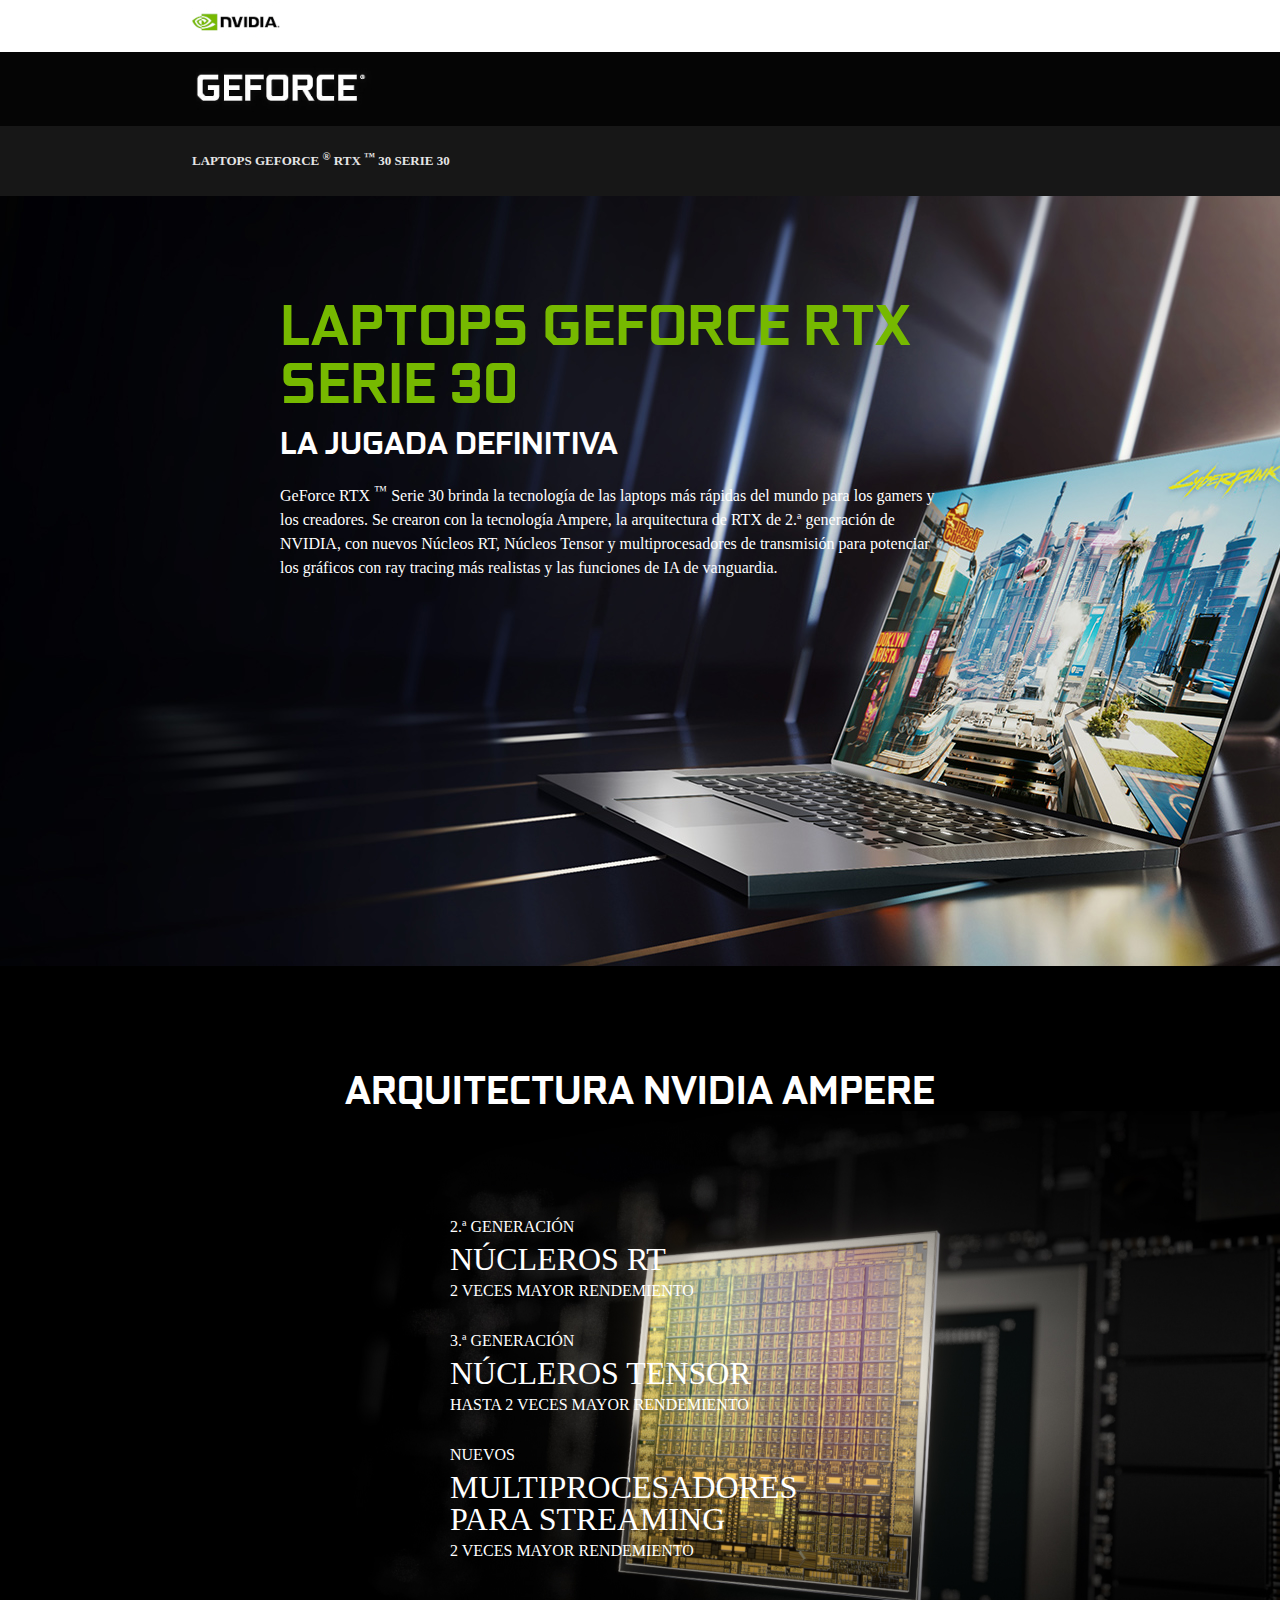
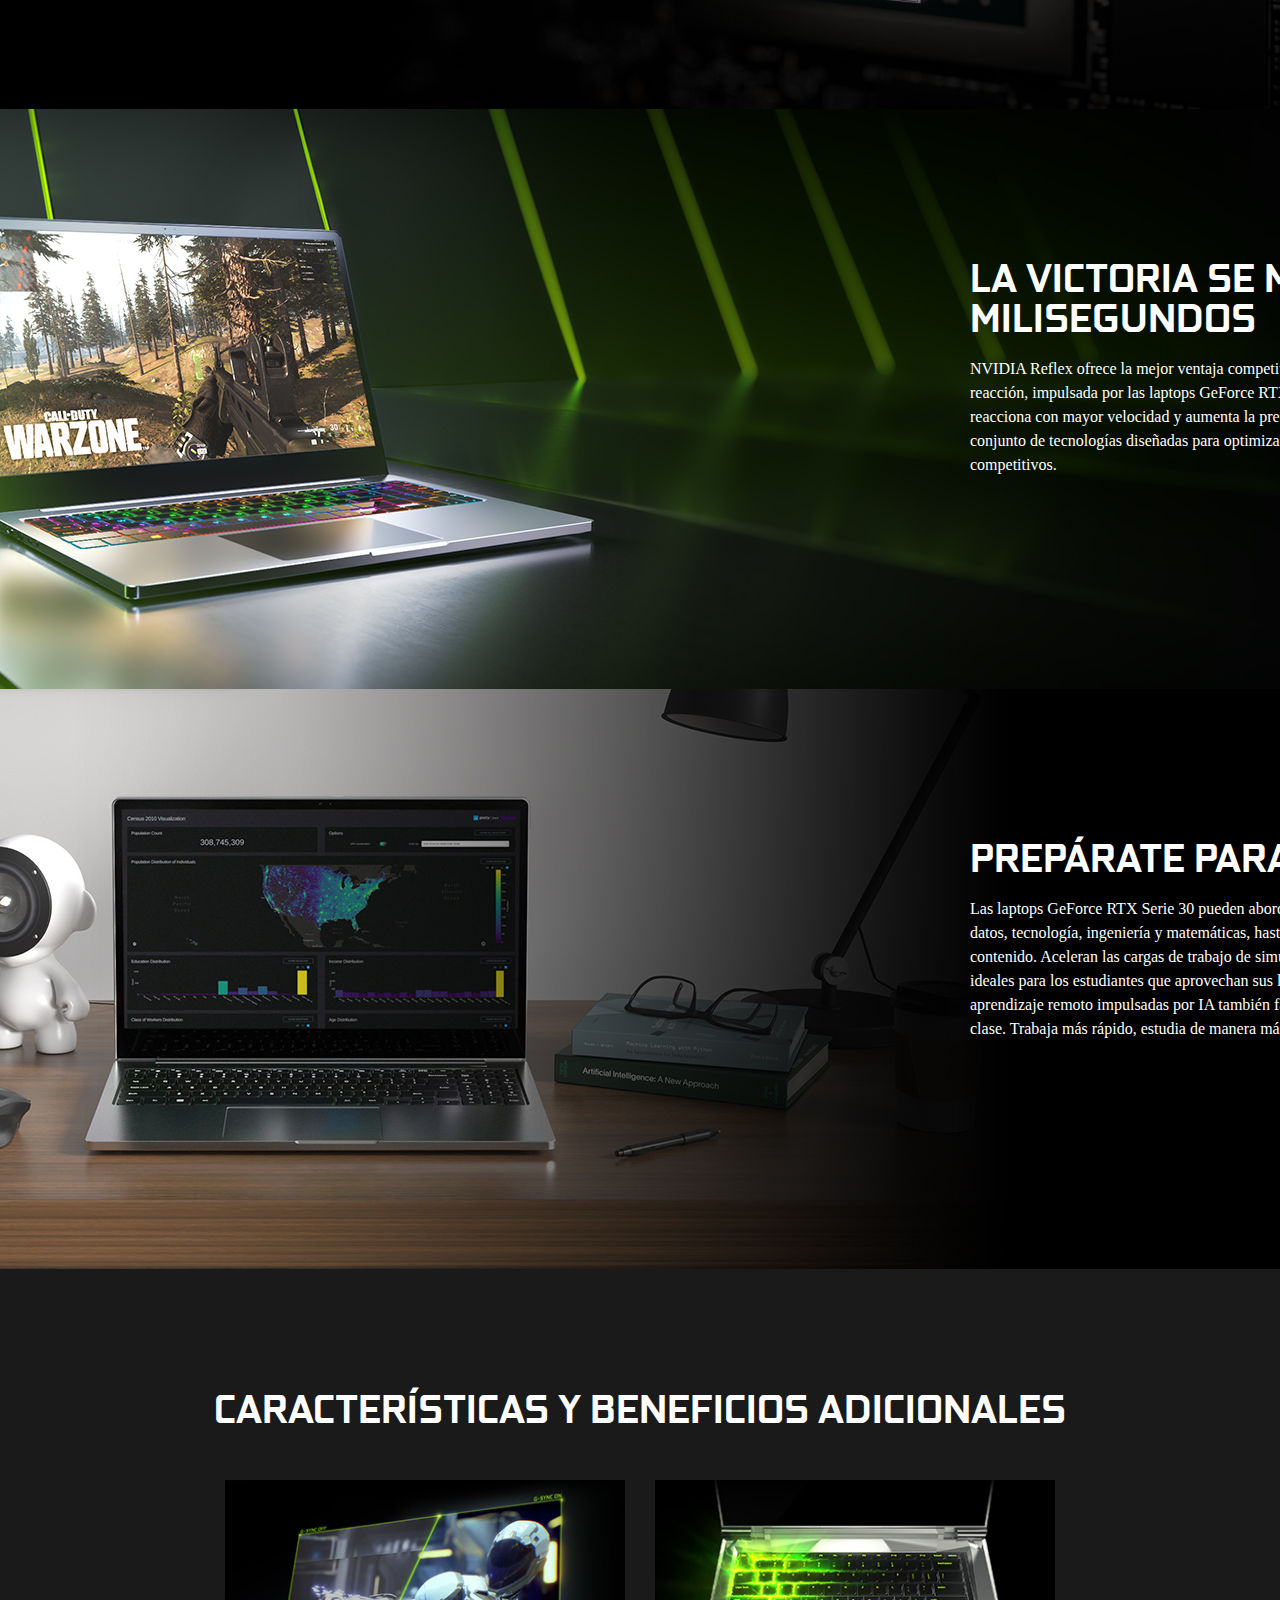
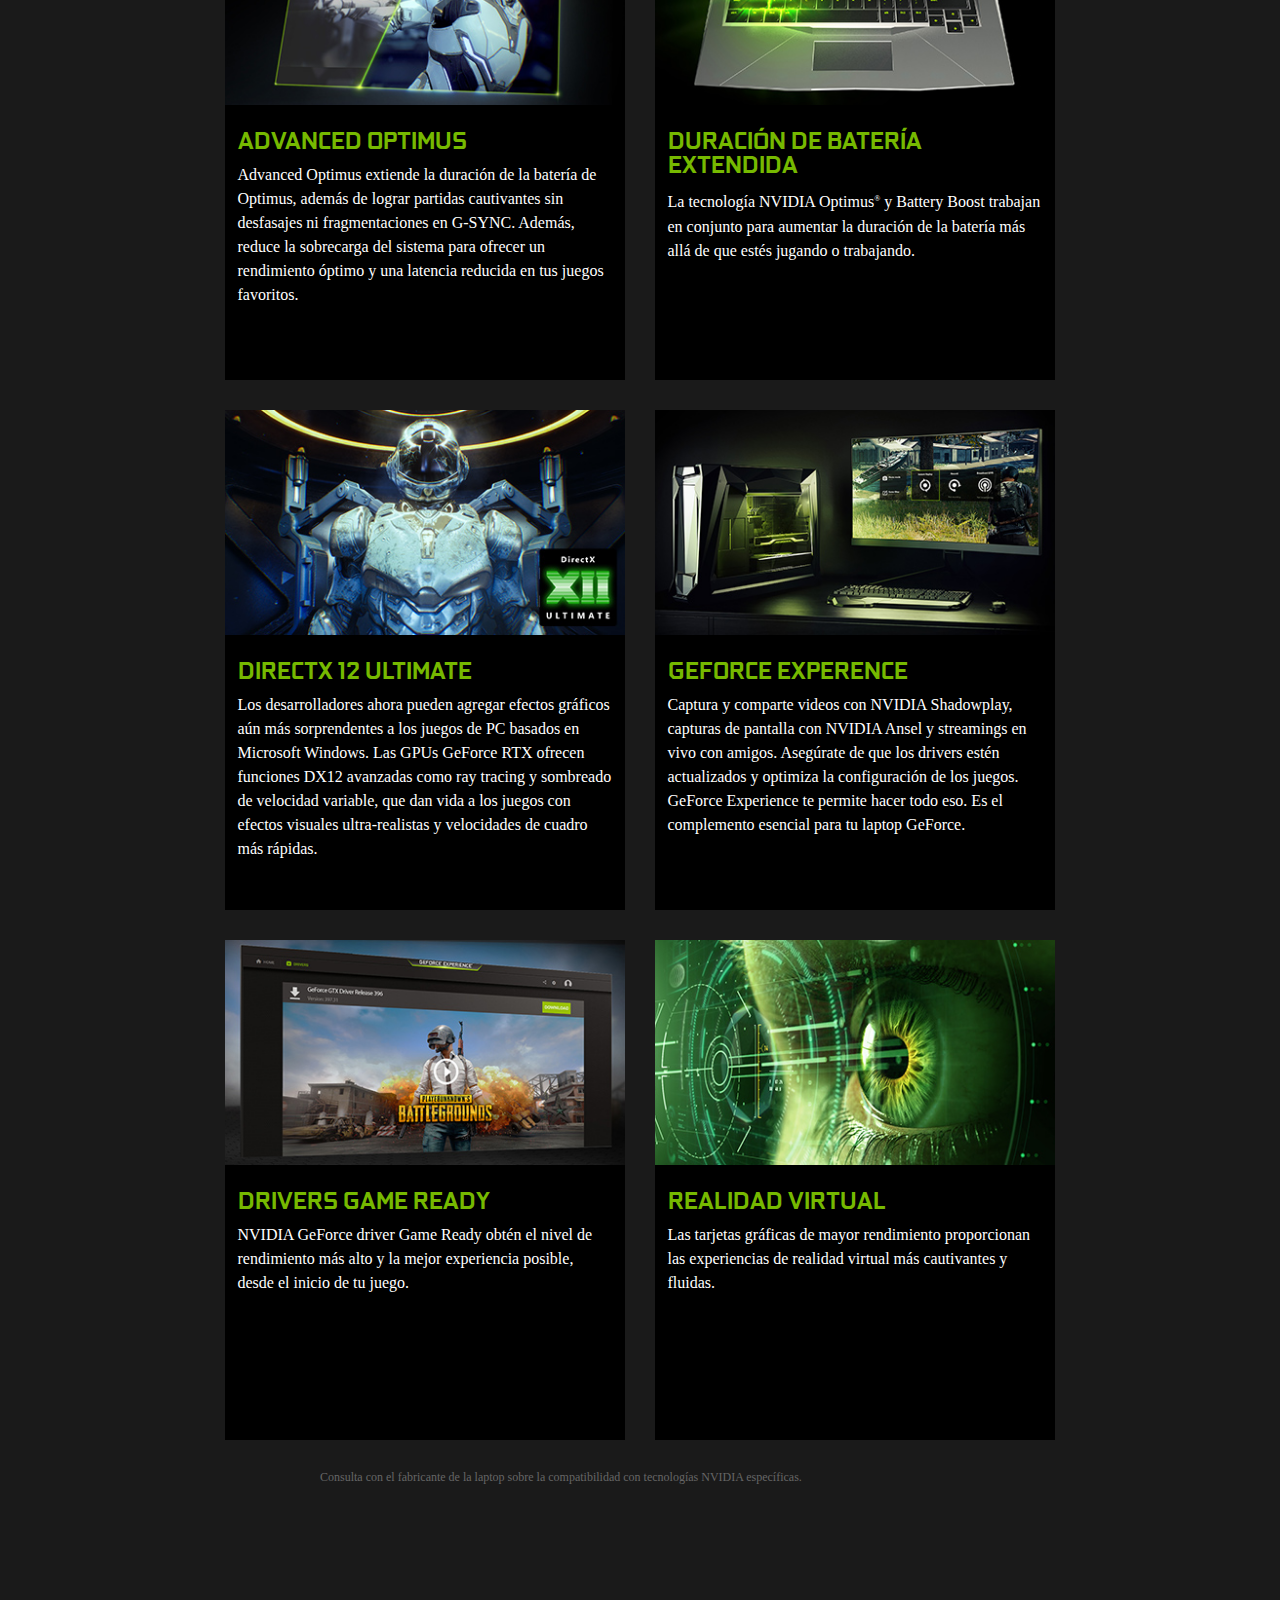
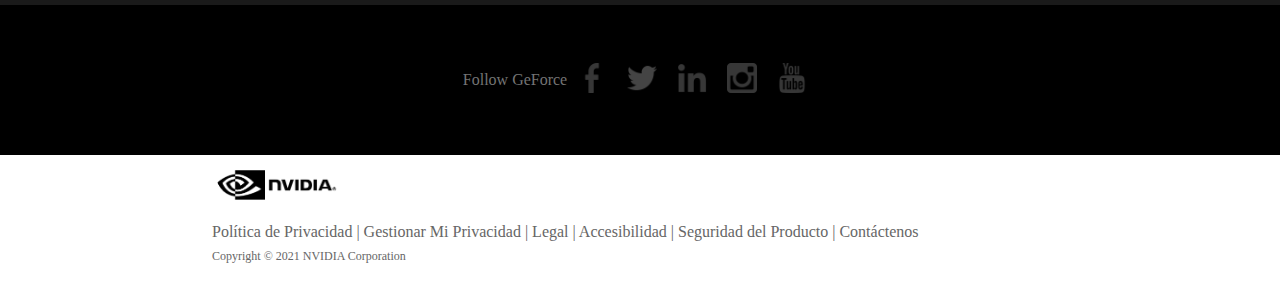
<file: Productos/Laptops/Laptop.html>
<!DOCTYPE html>
<html lang="en">
<head>

    <meta charset="UTF-8">
    <meta http-equiv="X-UA-Compatible" content="IE=edge">
    <meta name="viewport" content="width=device-width, initial-scale=1.0">
    <link rel="stylesheet" type="text/css" href="style-lap.css">
    <link rel="stylesheet" href="/Fuente/stylesheet.css">
    <title>Document</title>
</head>
<body>

<div id="contenedor">

    
    <header id="title">
        <nav>
            <div id="list1"><a href="/Principal/index.html"><img src="img/Logos/nvidia-logo (1).jpg" alt=""></a></div>
            <div id="list2"><img src="img/Logos/NVIDIA-logo-BL1.jpg" alt=""></div>
            <div id="list3"><span> LAPTOPS GEFORCE <sup>®</sup> RTX <sup>™</sup> 30 SERIE 30 </span></div>
        </nav>
    </header>               
    
        <div id="portada">
            
            <div id="portada-text">
                <h1>LAPTOPS GEFORCE RTX SERIE 30</h1>
                <h2>LA JUGADA DEFINITIVA</h2>
                <p>GeForce RTX <sup>™</sup> Serie 30 brinda la tecnología de las laptops más rápidas del mundo para los gamers y los creadores. Se crearon con la tecnología Ampere, la arquitectura de RTX de 2.ª generación de NVIDIA, con nuevos Núcleos RT, Núcleos Tensor y multiprocesadores de transmisión para potenciar los gráficos con ray tracing más realistas y las funciones de IA de vanguardia.</p>
            </div>
        </div>

    <section>

        <div id="title-ampere"><h2><b>ARQUITECTURA NVIDIA AMPERE</b></h2></div>

            <div id="section-ampere">
                <div id="descrip-ampere">
                    <h4>2.ª GENERACIÓN</h4>
                    <h3>NÚCLEROS RT</h3>
                    <h4>2 VECES MAYOR RENDEMIENTO</h4>
                    <br>
                    <h4>3.ª GENERACIÓN</h4>
                    <h3>NÚCLEROS TENSOR</h3>
                    <h4>HASTA 2 VECES MAYOR RENDEMIENTO</h4>
                    <br>
                    <h4>NUEVOS</h4>
                    <h3>MULTIPROCESADORES PARA STREAMING</h3>
                    <h4>2 VECES MAYOR RENDEMIENTO</h4>
                </div>
            </div>

            <div id="section-reflex">
                <div id="descrip-reflex">
                    <h2><b>LA VICTORIA SE MIDE EN MILISEGUNDOS</b></h2><br>
                    <p>NVIDIA Reflex ofrece la mejor ventaja competitiva, la latencia más baja y la mejor capacidad de reacción, impulsada por las laptops GeForce RTX Serie 30. Apunta a los objetivos más rápido, reacciona con mayor velocidad y aumenta la precisión de la mira mediante un revolucionario conjunto de tecnologías diseñadas para optimizar y medir la latencia del sistema en los juegos competitivos.</p>
                </div>
            </div>

            <div id="section-clases">
                <div id="descrip-clases">
                    <h2><b>PREPÁRATE PARA LAS CLASES</b></h2><br>
                    <p>Las laptops GeForce RTX Serie 30 pueden abordar los cursos más desafiantes: desde ciencias de datos, tecnología, ingeniería y matemáticas, hasta la inteligencia artificial, el diseño y la creación de contenido. Aceleran las cargas de trabajo de simulación, modelado y ciencia de datos, por lo que son ideales para los estudiantes que aprovechan sus laptops al máximo. Las funciones de colaboración y aprendizaje remoto impulsadas por IA también facilitan la conexión con profesores y compañeros de clase. Trabaja más rápido, estudia de manera más inteligente y aprovecha </p>
                </div>
            </div>

<div id="section2">
        
    <div id="title-caract"><h2><b>CARACTERÍSTICAS Y BENEFICIOS ADICIONALES</b></h2></div>
        <div class="caract-benef">

            <div class="caracteristica">
                <img src="img/section-caracteristicas/advanced-optimus-fb-410-d.jpg " alt="" style="width: 100%; height: 226">
                <div class="center">
                    <h3><strong>ADVANCED OPTIMUS</strong></h3>
                    <p>Advanced Optimus extiende la duración de la batería de Optimus, además de lograr partidas cautivantes sin desfasajes ni fragmentaciones en G-SYNC. Además, reduce la sobrecarga del sistema para ofrecer un rendimiento óptimo y una latencia reducida en tus juegos favoritos.</p>
                </div>
            </div>
            

            <div class="caracteristica">
                <img src="img/section-caracteristicas/intelligent-battery-life-fb-410-d.jpg" alt="" style="width: 100%; height: 226">
                <div class="center">
                    <h3><strong>DURACIÓN DE BATERÍA EXTENDIDA</strong></h3>
                    <p>La tecnología NVIDIA Optimus<sup style="font-size: 8px;">®</sup> y Battery Boost trabajan en conjunto para aumentar la duración de la batería más allá de que estés jugando o trabajando.</p>
                </div>
            </div>

            <div class="caracteristica">
                <img src="img/section-caracteristicas/dx12-ultimate-fb-410-d.jpg" alt="" style="width: 100%; height: 226">
                <div class="center">
                    <h3><strong>DIRECTX 12 ULTIMATE</strong></h3>
                    <p>Los desarrolladores ahora pueden agregar efectos gráficos aún más sorprendentes a los juegos de PC basados en Microsoft Windows. Las GPUs GeForce RTX ofrecen funciones DX12 avanzadas como ray tracing y sombreado de velocidad variable, que dan vida a los juegos con efectos visuales ultra-realistas y velocidades de cuadro más rápidas.</p>
                </div>
            </div>

            <div class="caracteristica">
                <img src="img/section-caracteristicas/geforce-experience-fb-410-dl.jpg" alt="" style="width: 100%; height: 226">
                <div class="center">
                    <h3><strong>GEFORCE EXPERENCE</strong></h3>
                    <p>Captura y comparte videos con NVIDIA Shadowplay, capturas de pantalla con NVIDIA Ansel y streamings en vivo con amigos. Asegúrate de que los drivers estén actualizados y optimiza la configuración de los juegos. GeForce Experience te permite hacer todo eso. Es el complemento esencial para tu laptop GeForce.</p>
                </div>
            </div>

            <div class="caracteristica">
                <img src="img/section-caracteristicas/game-ready-drivers-410-dl.jpg" alt="" style="width: 100%; height: 226">
                <div class="center">
                    <h3><strong>DRIVERS GAME READY</strong></h3>
                    <p>NVIDIA GeForce driver Game Ready obtén el nivel de rendimiento más alto y la mejor experiencia posible, desde el inicio de tu juego. </p>
                </div>
            </div>

            <div class="caracteristica">
                <img src="img/section-caracteristicas/vr-410-dl.jpg" alt="" style="width: 100%; height: 226">
                <div class="center">
                    <h3><strong>REALIDAD VIRTUAL</strong></h3>
                    <p>Las tarjetas gráficas de mayor rendimiento proporcionan las experiencias de realidad virtual más cautivantes y fluidas.</p>
                </div>
            </div>
        </div>

        <p style="font-family: DINPro; font-size: 12px; color:rgb(102,102,102);margin-left: 200px;">Consulta con el fabricante de la laptop sobre la compatibilidad con tecnologías NVIDIA específicas.</p>
</div>
    
</section>

<footer>
    <div id="redes">
        <p>Follow GeForce</p>
        <a href="https://www.facebook.com/NVIDIA.LA"><img src="img/footer/pequeno-logotipo-de-facebook.png" alt="" class="social"></a>
        <a href="https://twitter.com/NVIDIALA"><img src="img/footer/logotipo-de-twitter.png" alt="" class="social"></a>
        <a href="https://www.linkedin.com/showcase/nvidia-latinoamerica/"><img src="img/footer/linkedin.png" alt="" class="social"></a>
        <a href="https://www.instagram.com/nvidia/?hl=en"><img src="img/footer/instagram-symbol.png" alt="" class="social"></a>
        <a href="https://www.youtube.com/user/nvidia"><img src="img/footer/youtube-logotype.png" alt="" class="social"></a>
    </div>
    <div id="pie">
    <div id="logof"><img src="img/Logos/nvidia_logo_horizontal.png" alt="" id="imgf"></div>
    <div id="poli">
        <p>Política de Privacidad | Gestionar Mi Privacidad | Legal | Accesibilidad | Seguridad del Producto | Contáctenos </p>
        <p style="font-size: 12px;">Copyright © 2021 NVIDIA Corporation</p>
    </div>
    
    </div>
    </footer>
    
 

        
    
    
</div>
</body>
</html>
</file>
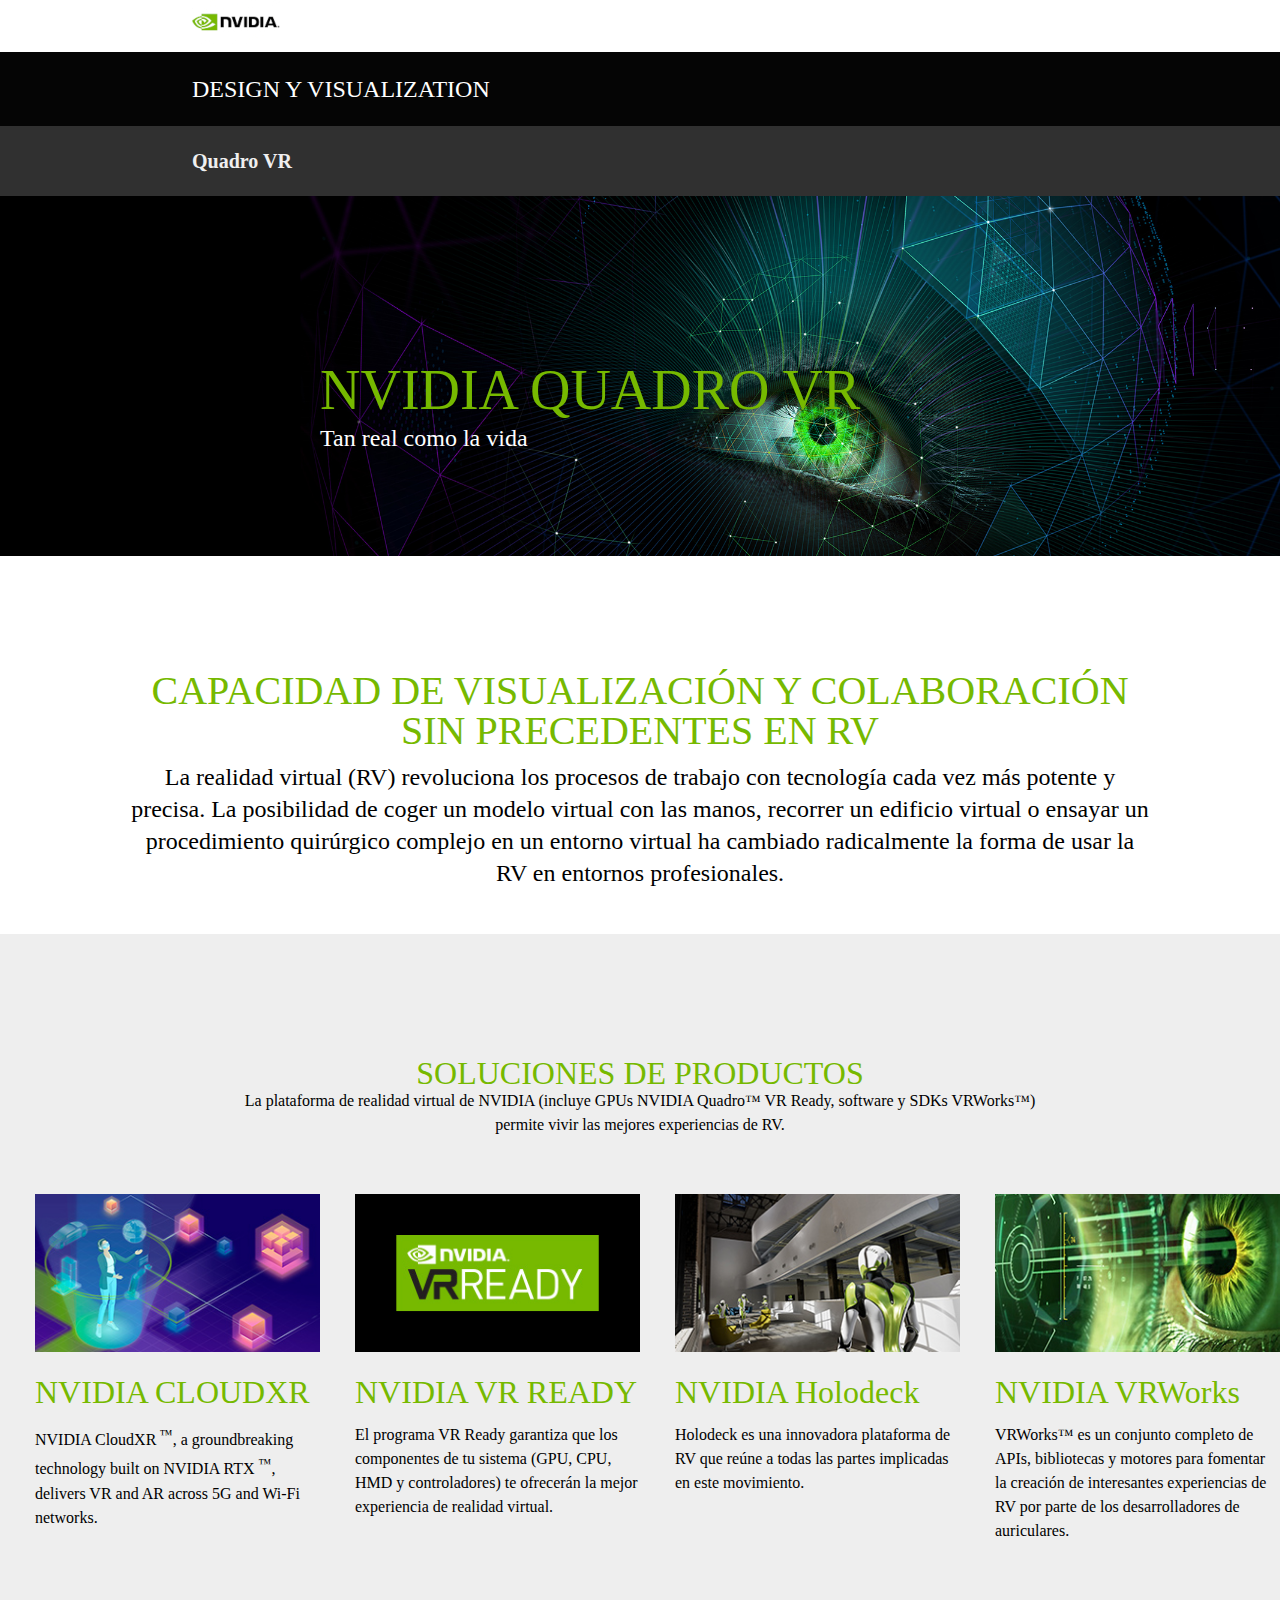
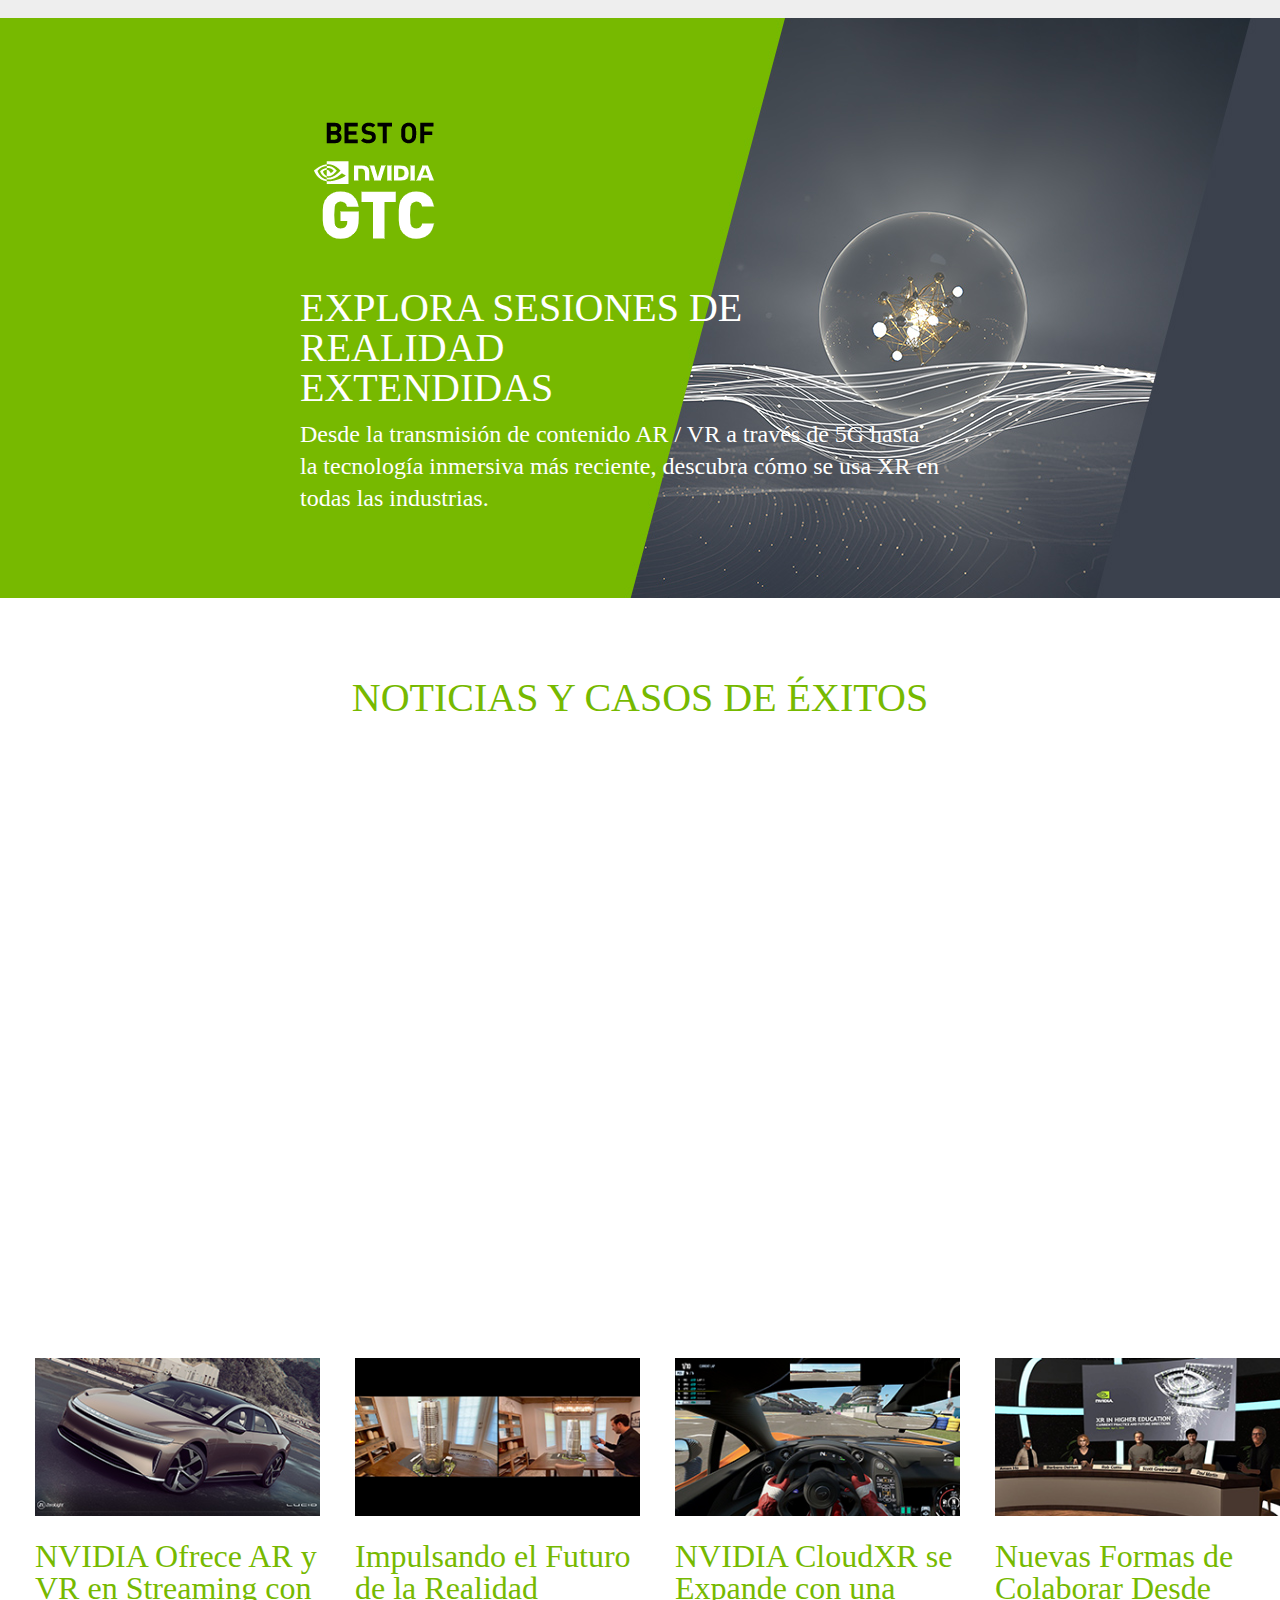
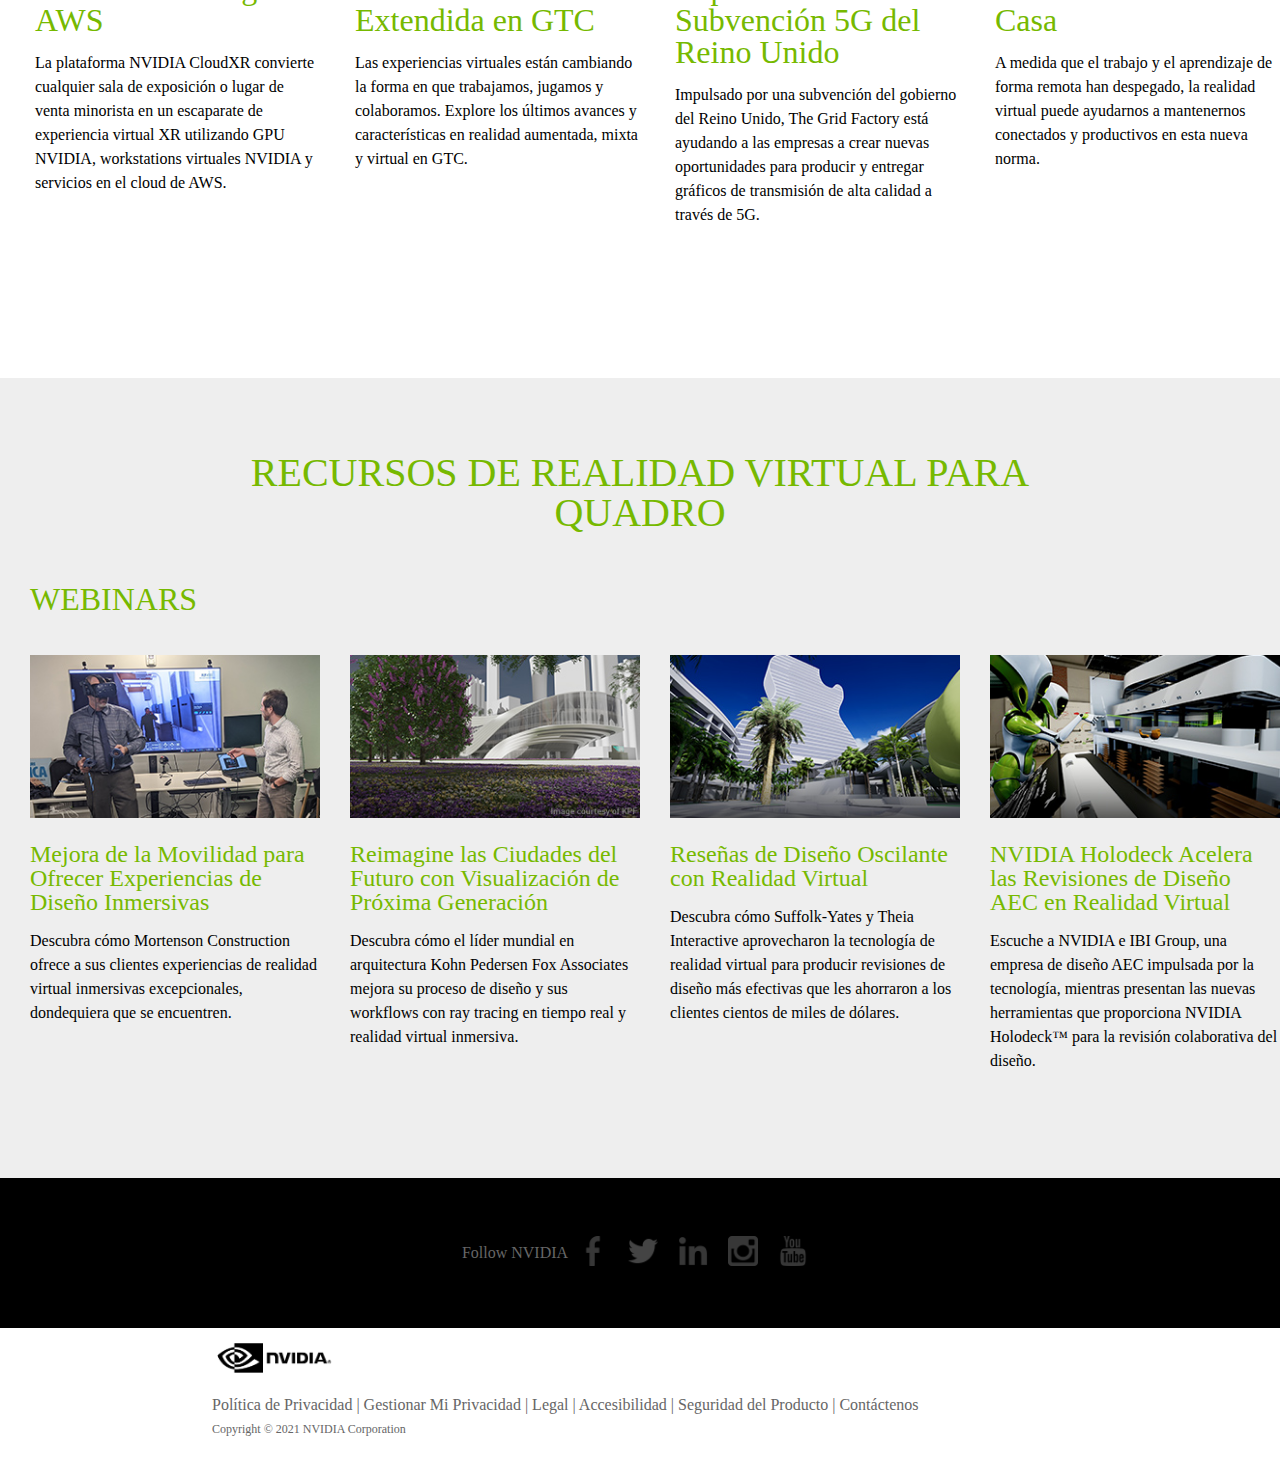
<file: Soluciones/RealidadVirtual y Aumentada/vr.html>
<!DOCTYPE html>
<html lang="en">
<head>
    <meta charset="UTF-8">
    <meta http-equiv="X-UA-Compatible" content="IE=edge">
    <meta name="viewport" content="width=device-width, initial-scale=1.0">
    <title>Document</title>
    <link rel="stylesheet" href="vr-style.css">
    <link rel="stylesheet" href="/Fuente/stylesheet.css">
</head>
<body>
    
<div>

    <header id="title">
        <nav>
            <div id="list1"><a href="/Principal/index.html"><img src="img/Logos/nvidia-logo (1).jpg" alt=""></a></div>
            <div id="list2"><p>DESIGN Y VISUALIZATION</p></div>
            <div id="list3"><span>Quadro VR</span></div>
        </nav>

        <div id="portada">
            <div style="margin-top: 60px; margin-left: 320px;">
                <h1>NVIDIA QUADRO VR</h1>
                <p style="text-align: left;">Tan real como la vida</p>
            </div>
        </div>
    </header>

    <section>
        <div id="article-1">
            <div style="width: 1024px; height: 148px;">
                <h2>CAPACIDAD DE VISUALIZACIÓN Y COLABORACIÓN SIN PRECEDENTES EN RV</h2>
                <p style="color: black; margin-top: 10px;">La realidad virtual (RV) revoluciona los procesos de trabajo con tecnología cada vez más potente y precisa. La posibilidad de coger un modelo virtual con las manos, recorrer un edificio virtual o ensayar un procedimiento quirúrgico complejo en un entorno virtual ha cambiado radicalmente la forma de usar la RV en entornos profesionales.</p>
            </div>
        </div>
    
    <div style="height: 684px; background-color: #eee;">
        <div id="article-2">
            <div id="article-2-text" style="width: 810px; margin-top: 65px;">
                <h3 style="text-align: center;">SOLUCIONES DE PRODUCTOS</h3>
                <p>La plataforma de realidad virtual de NVIDIA (incluye GPUs NVIDIA Quadro™ VR Ready, software y SDKs VRWorks™) permite vivir las mejores experiencias de RV.</p>
            </div>
        </div>
        
        <div style="display: flex; justify-content: center;">
            <div class="solucion">
                <div class="solucion-text">
                    <img src="img/section/soluciones/design-visualization-quadro-vr-cloudxr-4c25-D.jpg" alt="" style="width: 100%; height: 158px; margin-bottom: 20px;">
                    <h3>NVIDIA CLOUDXR</h3>
                    <p>NVIDIA CloudXR<sup> ™</sup>, a groundbreaking technology built on NVIDIA RTX <sup>™</sup>, delivers VR and AR across 5G and Wi-Fi networks.</p>
                </div>
            </div>

            <div class="solucion">
                <div class="solucion-text">
                    <img src="img/section/soluciones/design-vis-quadro-vr-ready-297-ud.jpg" alt="" style="width: 100%; height: 158px; margin-bottom: 20px;">
                    <h3>NVIDIA VR READY</h3>
                    <p>El programa VR Ready garantiza que los componentes de tu sistema (GPU, CPU, HMD y controladores) te ofrecerán la mejor experiencia de realidad virtual.</p>
                </div>
            </div>

            <div class="solucion">
                <div class="solucion-text">
                    <img src="img/section/soluciones/design-vis-quadro-vr-holodeck-297-ud.jpg" alt="" style="width: 100%; height: 158px; margin-bottom: 20px;">
                    <h3>NVIDIA Holodeck</h3>
                    <p>Holodeck es una innovadora plataforma de RV que reúne a todas las partes implicadas en este movimiento.</p>
                </div>
            </div>

            <div class="solucion">
                <div class="solucion-text">
                    <img src="img/section/soluciones/design-vis-quadro-vr-vrworks-sdks-297-ud.jpg" alt="" style="width: 100%; height: 158px;margin-bottom: 10px; margin-bottom: 20px;">
                    <h3>NVIDIA VRWorks</h3>
                    <p>VRWorks™ es un conjunto completo de APIs, bibliotecas y motores para fomentar la creación de interesantes experiencias de RV por parte de los desarrolladores de auriculares.</p>
                </div>
            </div>
        </div>
    </div>

    <div id="article-3">
        <div id="article-3-text">
            <img src="img/section/unknown.png" alt="">
            <h2 style="color: white;">EXPLORA SESIONES DE REALIDAD <br> EXTENDIDAS</h2>
            <p>Desde la transmisión de contenido AR / VR a través de 5G hasta la tecnología inmersiva más reciente, descubra cómo se usa XR en todas las industrias.</p>
        </div>
    </div>

<div id="article-4">
    <div id="noticias">
        <h2 style="text-align: center;margin-bottom: 50px;">NOTICIAS Y CASOS DE ÉXITOS</h2>
        <iframe width="960" height="540" src="https://www.youtube.com/embed/REWvG65h6p0" title="YouTube video player" frameborder="0" allow="accelerometer; autoplay; clipboard-write; encrypted-media; gyroscope; picture-in-picture" allowfullscreen></iframe>
    </div>

    <div style="display: flex; justify-content: center;">
        <div class="section-noti">
                <img src="img/section/noticias/nvidia-proviz-cloudxr-lucid-blog-4c25-d.jpg" alt="" style="width: 100%; height: 158px; margin-bottom: 20px;">
            <div class="section-noti-text">
                <h3>NVIDIA Ofrece AR y VR en Streaming con AWS</h3>
                <p style="width: 282px;">La plataforma NVIDIA CloudXR convierte cualquier sala de exposición o lugar de venta minorista en un escaparate de experiencia virtual XR utilizando GPU NVIDIA, workstations virtuales NVIDIA y servicios en el cloud de AWS.</p>
            </div>
        </div>
        
        <div class="section-noti">
                <img src="img/section/noticias/nvidia-proviz-quadrovr-cxr-ov-blog-4c25-d.jpg" alt="" style="width: 100%; height: 158px; margin-bottom: 20px;">
            <div class="section-noti-text">
                <h3>Impulsando el Futuro de la Realidad Extendida en GTC</h3>
                <p>Las experiencias virtuales están cambiando la forma en que trabajamos, jugamos y colaboramos. Explore los últimos avances y características en realidad aumentada, mixta y virtual en GTC.</p>
            </div>
        </div>

        <div class="section-noti">
                <img src="img/section/noticias/nvidia-proviz-cloudxr-grid-factory-blog-4c25-d.jpg" alt="" style="width: 100%; height: 158px; margin-bottom: 20px;">
            <div class="section-noti-text">
                <h3>NVIDIA CloudXR se Expande con una Subvención 5G del Reino Unido</h3>
                <p>Impulsado por una subvención del gobierno del Reino Unido, The Grid Factory está ayudando a las empresas a crear nuevas oportunidades para producir y entregar gráficos de transmisión de alta calidad a través de 5G.</p>
            </div>
        </div>
        
        <div class="section-noti">
                <img src="img/section/noticias/nvidia-proviz-quadrovr-vr-rwwn-blog-4c25-d.jpg" alt="" style="width: 100%; height: 158px; margin-bottom: 20px;">
            <div class="section-noti-text">
                <h3>Nuevas Formas de Colaborar Desde Casa</h3>
                <p>A medida que el trabajo y el aprendizaje de forma remota han despegado, la realidad virtual puede ayudarnos a mantenernos conectados y productivos en esta nueva norma.</p>
            </div>
        </div>

    </div>
</div>

<div id="article-5">
    <h2 style="text-align: center; margin-bottom: 50px;">RECURSOS DE REALIDAD VIRTUAL PARA <br> QUADRO</h2>
    <p>WEBINARS</p>
    <div style="display: flex; justify-content: center;">
        <div class="section-recursos">
                <img src="img/section/recursos/nvidia-mortenson-webinar-4c25-d.jpg" alt="" style="width: 100%; height: 163px; margin-bottom: 20px;">
            <div class="section-recu-text">
                <h3>Mejora de la Movilidad para Ofrecer Experiencias de Diseño Inmersivas</h3>
                <p>Descubra cómo Mortenson Construction ofrece a sus clientes experiencias de realidad virtual inmersivas excepcionales, dondequiera que se encuentren.</p>
            </div>
        </div>
        
        <div class="section-recursos">
                <img src="img/section/recursos/quadro-vr-webinar-kpf-4c25-d.jpg" alt="" style="width: 100%; height: 163px; margin-bottom: 20px;">
            <div class="section-recu-text">
                <h3>Reimagine las Ciudades del Futuro con Visualización de Próxima Generación</h3>
                <p>Descubra cómo el líder mundial en arquitectura Kohn Pedersen Fox Associates mejora su proceso de diseño y sus workflows con ray tracing en tiempo real y realidad virtual inmersiva.</p>
            </div>
        </div>

        <div class="section-recursos">
                <img src="img/section/recursos/quadro-vr-webinar-rocking-design-4c25-d.jpg" alt="" style="width: 100%; height: 163px; margin-bottom: 20px;">
            <div class="section-recu-text">
                <h3>Reseñas de Diseño Oscilante con Realidad Virtual</h3>
                <p>Descubra cómo Suffolk-Yates y Theia Interactive aprovecharon la tecnología de realidad virtual para producir revisiones de diseño más efectivas que les ahorraron a los clientes cientos de miles de dólares.</p>
            </div>
        </div>
        
        <div class="section-recursos">
                <img src="img/section/recursos/quadro-vr-webinar-nv-holodeck-4c25-d.jpg" alt="" style="width: 100%; height: 163px; margin-bottom: 20px;">
            <div class="section-recu-text">
                <h3>NVIDIA Holodeck Acelera las Revisiones de Diseño AEC en Realidad Virtual</h3>
                <p>Escuche a NVIDIA e IBI Group, una empresa de diseño AEC impulsada por la tecnología, mientras presentan las nuevas herramientas que proporciona NVIDIA Holodeck™ para la revisión colaborativa del diseño.</p>
            </div>
        </div>

    </div>
</div>

</section>

<footer>
    <div id="redes">
        <p style="color: rgb(102,102,102); font-size: 16px;">Follow NVIDIA</p>
        <a href="https://www.facebook.com/NVIDIA.LA"><img src="img/footer/pequeno-logotipo-de-facebook.png" alt="" class="social"></a>
        <a href="https://twitter.com/NVIDIALA"><img src="img/footer/logotipo-de-twitter.png" alt="" class="social"></a>
        <a href="https://www.linkedin.com/showcase/nvidia-latinoamerica/"><img src="img/footer/linkedin.png" alt="" class="social"></a>
        <a href="https://www.instagram.com/nvidia/?hl=en"><img src="img/footer/instagram-symbol.png" alt="" class="social"></a>
        <a href="https://www.youtube.com/user/nvidia"><img src="img/footer/youtube-logotype.png" alt="" class="social"></a>
    </div>
    <div id="pie">
    <div id="logof"><img src="img/Logos/nvidia_logo_horizontal.png" alt="" style="    width: 100%; height: 100%;"></div>
    <div id="poli" style="height: 70px;">
        <p>Política de Privacidad | Gestionar Mi Privacidad | Legal | Accesibilidad | Seguridad del Producto | Contáctenos </p>
        <p style="font-size: 12px;">Copyright © 2021 NVIDIA Corporation</p>
    </div>
    
    </div>
</footer>


</div>


</body>
</html>
</file>
<file: Principal/estilo.css>
*{
    margin: 0;
    padding: 0;
    box-sizing: border-box;
    list-style-type: none;
    text-decoration: none;
}

nav ul li{
    font-family: DINWebPro-Medium;
    font-size: 16px;
    font-weight: 400;
    line-height: 22px;
    text-decoration: none;
    color: rgb(26, 26, 26);
    outline-color: red;
}

nav ul li ul li a{
    font-family: DINWebPro-Medium;
    font-size: 14px;
    font-weight: 400;
    line-height: 22px;
}

nav ul{
    padding: 0;
    margin: 0;
}

nav a{
    display: inline-block;
    text-align: center;
    padding: 5px;
    width: 150px;
}

nav > ul > li{
    display: inline-block;
    position: relative;
}

nav > ul > li > ul{
    display: none;
}

nav > ul > li:hover > ul{
    display: block;
    position: absolute;
    background-color: white;
}

nav a:hover{
    background-color: coral;
}

header{
    padding-right: 15%;
    padding-left: 15%;
    width: 100%;
    height: 65px;
}

.titulo{
    margin-top: 15px;
    float: left;
    width: 92px;
    height: 30px;
}

.titulo img{
    width: 110px;
    height: 100%;
}

nav{
    width: 100%;
    height: 100%;
    margin-left: 100px;
    padding-top: 20px;
}

#item{
    margin-left: 20px;
    margin-bottom: 12px;
}

.item2{
    text-align: center;
    float: right;
}

#portada{
    background-image: url(img/portada/proviz-rtx-wmfg-2560x580-d.jpg);
    background-size: cover;
    background-position-x: center;
    background-position-y: center;
    width: 100%;
    height: 560px;
    display: flex;
    align-items: center;
    padding-left: 16%;
}

#portada-text{
    width: 500px;
    height: 150px;
    
}

#portada-text h1{
    font-family: DINPro;
    font-size: 56px;
    font-weight: 400;
    line-height: 56px;
    text-align: left;
    color: rgb(26, 26, 26);
}

#portada-text p{
    font-family: DINPro;
    font-size: 24px;
    font-weight: 100;
    line-height: 32px;
    text-align: left;
    color: black;
}

.section2{
    display: flex;
    flex-wrap: wrap;
    width: 100%;
    justify-content: center;
}

.title{
    margin-top: 50px;
    margin-bottom: 10px;
}

.title h3{
    text-align: center;
    color: #76b900;
    font-family: DINPro-Light;
    font-size: 36px;
    font-weight: 100;
    line-height: 36px;
    text-transform: uppercase;
}

.sticker{
    width: 295px;
    height: 407px;
    margin: 15px ;
    border-radius: 5px;
    background-color: white;
    position: relative;
    cursor: pointer;
}

.center{
    height: 210px;
    width: 270px;
    margin: 5px auto;
}

h5{
    font-family: DINPro-Regular;
    font-weight: 400;
    font-size: 18px;
    line-height: 23px;
    color: #76b900;
}

.center p{
    margin-top: 10px;
    color: #1a1a1a;
    font-family: DINPro-Regular;
    font-size: 14px;
    font-weight: 400;
    line-height: 21px;
}

.sticker::after{
    position: absolute;
    top: 0px;
    left: 0px;
    content: "";
    background: #2c3e50;
    width: 100%;
    height: 100%;
    filter: blur(5px);
    z-index: -1;
}

.logo1{
    height: 166px;
    width: 295px;
}

#redes{
    font-family: DINPro;
    font-size: 16px;
    color: #747474;
    background-color: black;
    height: 100px;
    text-align: center;
    padding: 15px;
}
footer{
    width: 100%;
    margin-top: 50px;
}

#pie{
    padding-right: 15%;
    padding-left: 15%;
}

#logof{
    width: 120px;
    height: 30px;
    margin: 20px;
}

#imgf{
    width: 100%;
    height: 100%;
}

#poli{
    color: rgb(102, 102, 102);
    height: 70px;
    padding-left: 2px;
    display: inline-block;
    font-family: DINPro;
    font-size: 16px;
    font-weight: 400;
    line-height: 24px;
    cursor: pointer;
}

#bajo{
    font-size: 12px;
}

.social{
    margin: 10px;
    width: 30px;
    height: 30px;
}
</file>
<file: Fuente/stylesheet.css>
@font-face {
    font-family: 'GeForce';
    src: url('GeForce-Bold.eot');
    src: local('GeForce Bold'), local('GeForce-Bold'),
        url('GeForce-Bold.eot?#iefix') format('embedded-opentype'),
        url('GeForce-Bold.woff') format('woff'),
        url('GeForce-Bold.ttf') format('truetype');
    font-weight: bold;
    font-style: normal;
}

@font-face {
    font-family: 'GeForce';
    src: url('GeForce-Light.eot');
    src: local('GeForce Regular'), local('GeForce-Light'),
        url('GeForce-Light.eot?#iefix') format('embedded-opentype'),
        url('GeForce-Light.woff') format('woff'),
        url('GeForce-Light.ttf') format('truetype');
    font-weight: 300;
    font-style: normal;
}

@font-face {
    font-family: 'GeForce';
    src: url('GeForce-Bold-Alt.eot');
    src: local('GeForce Bold-Alt'), local('GeForce-Bold-Alt'),
        url('GeForce-Bold-Alt.eot?#iefix') format('embedded-opentype'),
        url('GeForce-Bold-Alt.woff') format('woff'),
        url('GeForce-Bold-Alt.ttf') format('truetype');
    font-weight: bold;
    font-style: normal;
}

@font-face {
    font-family: 'GeForce';
    src: url('GeForce-Light-Alt.eot');
    src: local('GeForce Regular'), local('GeForce-Light-Alt'),
        url('GeForce-Light-Alt.eot?#iefix') format('embedded-opentype'),
        url('GeForce-Light-Alt.woff') format('woff'),
        url('GeForce-Light-Alt.ttf') format('truetype');
    font-weight: 300;
    font-style: normal;
}

@font-face{font-family:"DINPro";src:url("https://images.nvidia.com/etc/designs/nvidiaGDC/clientlibs_base/fonts/DINWebPro.eot");src:url("https://images.nvidia.com/etc/designs/nvidiaGDC/clientlibs_base/fonts/DINWebPro.eot?#iefix") format("embedded-opentype"),url("https://images.nvidia.com/etc/designs/nvidiaGDC/clientlibs_base/fonts/DINWebPro.woff") format("woff");font-style:normal;font-weight:normal;-webkit-font-smoothing:antialiased;-moz-osx-font-smoothing:grayscale}
@font-face{font-family:"DINPro";src:url("https://images.nvidia.com/etc/designs/nvidiaGDC/clientlibs_base/fonts/DINWebPro-Bold.eot");src:url("https://images.nvidia.com/etc/designs/nvidiaGDC/clientlibs_base/fonts/DINWebPro-Bold.eot?#iefix") format("embedded-opentype"),url("https://images.nvidia.com/etc/designs/nvidiaGDC/clientlibs_base/fonts/DINWebPro-Bold.woff") format("woff");font-style:normal;font-weight:bold;-webkit-font-smoothing:antialiased;-moz-osx-font-smoothing:grayscale}
@font-face{font-family:"DINPro";src:url("https://images.nvidia.com/etc/designs/nvidiaGDC/clientlibs_base/fonts/DINWebPro-Light.eot");src:url("https://images.nvidia.com/etc/designs/nvidiaGDC/clientlibs_base/fonts/DINWebPro-Light.eot?#iefix") format("embedded-opentype"),url("https://images.nvidia.com/etc/designs/nvidiaGDC/clientlibs_base/fonts/DINWebPro-Light.woff") format("woff");font-style:normal;font-weight:lighter;-webkit-font-smoothing:antialiased;-moz-osx-font-smoothing:grayscale}
@font-face{font-family:"DINPro-Regular";src:url("https://images.nvidia.com/etc/designs/nvidiaGDC/clientlibs_base/fonts/DINPro-Regular.eot");src:url("https://images.nvidia.com/etc/designs/nvidiaGDC/clientlibs_base/fonts/DINPro-Regular.eot?#iefix") format("embedded-opentype"),url("https://images.nvidia.com/etc/designs/nvidiaGDC/clientlibs_base/fonts/DINPro-Regular.woff") format("woff"),url("https://images.nvidia.com/etc/designs/nvidiaGDC/clientlibs_base/fonts/DINPro-Regular.ttf") format("truetype");-webkit-font-smoothing:antialiased;-moz-osx-font-smoothing:grayscale}
@font-face{font-family:"DINPro-Light";src:url("https://images.nvidia.com/etc/designs/nvidiaGDC/clientlibs_base/fonts/DINPro-Light.eot");src:url("https://images.nvidia.com/etc/designs/nvidiaGDC/clientlibs_base/fonts/DINPro-Light.eot?#iefix") format("embedded-opentype"),url("https://images.nvidia.com/etc/designs/nvidiaGDC/clientlibs_base/fonts/DINPro-Light.woff") format("woff"),url("https://images.nvidia.com/etc/designs/nvidiaGDC/clientlibs_base/fonts/DINPro-Light.ttf") format("truetype");-webkit-font-smoothing:antialiased;-moz-osx-font-smoothing:grayscale}
@font-face{font-family:"DINWebPro-Medium";src:url("https://images.nvidia.com/etc/designs/nvidiaGDC/clientlibs_base/fonts/DINWebPro-Medium.eot");src:url("https://images.nvidia.com/etc/designs/nvidiaGDC/clientlibs_base/fonts/DINWebPro-Medium.eot?#iefix") format("embedded-opentype"),url("https://images.nvidia.com/etc/designs/nvidiaGDC/clientlibs_base/fonts/DINWebPro-Medium.woff") format("woff");-webkit-font-smoothing:antialiased;-moz-osx-font-smoothing:grayscale}
</file>
<file: Productos/GPUS/style-gpus.css>
*{
    margin: 0;
    padding: 0;
    box-sizing: border-box;
}

#list1{
    background-color: white;
    width: 100%;
    height: 52px;;
    padding-left: 15%;
}

#list2{
    height: 74px;
    width: 100%;
    background-color: rgba(5,5,5);
    padding-left: 15%;
    cursor: pointer;
}    

#list2 img{
    height: 40px;
    margin-top: 18px;
}

#list3{
    background-color: #1a1a1a;
    width: 100%;
    height: 70px;
    padding-left: 15%;
    /*position: fixed;*/
    opacity: 0.9;
    z-index: 500;
    padding-top: 25px;
    cursor: pointer;
}

#list3 span{
    font-family: DINPro;
    font-size: 20px;
    font-weight: 600;
    line-height: 20px;
    color: rgb(238,238,238);
}

#portada{
    background-image: url(img/portada/geforce-rtx-3080-ti-hero-background-image-spec2-bb770_550-l.jpg);
    background-size: cover;
    background-position-x: center;
    background-position-y: center;
    width: 100%;
    height: 770px;
    display: flex;
    align-items: center;
    padding-left: 15%;
}

#portada-text{
    width: 640px;
    height: 400px;
}

#portada-text h1{
    font-family: GeForce;
    font-size: 56px;
    font-weight: 700;
    line-height: 56px;
    text-align: left;
    color: rgb(118,185,0);
    margin-bottom: 10px;
}

#portada-text h2{
    font-family: GeForce;
    font-size: 32px;
    font-weight: 700;
    line-height: 32px;
    text-align: left;
    margin-bottom: 15px;
}

#portada-text p{
    font-family: DINPro;
    font-size: 24px;
    font-weight: 100;
    line-height: 34px;
    text-align: left;
}

#section-1{
    width: 100%;
    height: 580px;
    background-image: url(img/Section/geforce-ampere-rtx-games-background-image-spec2-bb580_440-d@2x.jpg);
    background-size: cover;
    background-position-x: center;
    background-position-y: center;
    display: flex;
    align-items: center;
    padding-left: 15%;
}

#section-1-text{
    width: 520px;
    height: 150px;
}

h2{
    font-family: GeForce;
    font-size: 40px;
    font-weight: 700;
    line-height: 40px;
    text-align: left;
    color: rgb(255,255,255);
    margin-bottom: 20px;
}

p{
    font-family: DINPro;
    font-size: 16px;
    font-weight: 400;
    line-height: 24px;
    text-align: left;
    color: rgb(255,255,255);

}

#section-2{
    width: 100%;
    height: 938px;
    background-image: url(img/Section/geforce-rtx-dlss-2560x926-d.jpg);
    background-size: cover;
    background-position-x: center;
    background-position-y: center;
    display: flex;
    align-items: center;
}

#section-2-text{
    width: 1290px;
    height: 700px;
    margin: 0px auto;
}

#section-2-text h3{
    font-family: GeForce;
    font-size: 24px;
    font-weight: 700;
    line-height: 24px;
    text-align: center;
    color: white;
    margin-bottom: 20px;
}

#section-2-text iframe{
    width: 850px;
    height: 478px;
    display: block;
    margin: 30px auto;
    border: 5px solid rgb(115,115,115);
}

#section-3{
    background-image: url(img/Section/geforce-rtx-esports-2560x580-d@2x.jpg);
    background-size: cover;
    background-position-x: center;
    background-position-y: center;
    width: 100%;
    height: 580px;
    display: flex;
    align-items: center;
    justify-content: flex-end;
    padding-right: 15%;
}

#section-3-text{
    width: 516px;
    height: 300px;

}

a{
    font-family: DINPro;
    font-size: 16px;
    font-weight: 400;
    line-height: 24px;
    color: rgb(118,185,0);
    text-decoration: none;
}

#section-4{
    width: 100%;
    height: 580px;
    background-image: url(img/Section/geforce-rtx-studio-2560x580-d@2x.jpg);
    background-size: cover;
    background-position-x: center;
    background-position-y: center;
    display: flex;
    align-items: center;
    padding-left: 15%;
}

#section-4-text{
    width: 516px;
    height: 300px;
}

#section-5{
    width: 100%;
    height: 580px;
    background-image: url(img/Section/geforce-rtx-broadcasting-2560x580-d@2x.jpg);
    background-size: cover;
    background-position-x: center;
    background-position-y: center;
    display: flex;
    align-items: center;
    justify-content: flex-end;
    padding-right: 15%;
}

#section-5-text{
    width: 516px;
    height: 300px;
}

#section-6{
    width: 100%;
    height: 580px;
    background-image: url(img/Section/geforce-ampere-dx-12-ultimate-left-align-banner-background-image-spec2-bb580_440-d@2x.jpg);
    background-size: cover;
    background-position-x: center;
    background-position-y: center;
    display: flex;
    align-items: center;
    padding-left: 15%;
}

#section-6-text{
    width: 516px;
    height: 300px;
}

#especificaciones{
    width: 100%;
    height: 550px;
    background-color: black;
    padding-top: 45px;
    padding-bottom: 45px;
}

#especificaciones h2{
    text-align: center;
    padding-bottom: 15px;
}

#table{
    width: 1290px;
    height: 336px;
    margin: 0 auto;
}

.content-table{
    border-collapse: collapse;
    color: white;
}

.content-table thead{
    font-family: GeForce;
    font-size: 24px;
    font-weight: 400;
    line-height: 24px;
    color: rgb(118,185,0);
    border-bottom: 1px solid rgb(128,128,128);
}

.content-table tbody tr{
    font-family: DINPro;
    font-size: 14px;
    line-height: 18px;
    border-bottom: 1px solid rgb(128,128,128);
}

#section2{
    background-color: rgb(26,26,26);
    padding: 110px;
}

.caract-benef{
    display: flex;
    flex-wrap: wrap;
    justify-content: center;
}

.caracteristica{
    background-color: black;
    margin: 0 15px 30px;
    width: 400px;
    height: 550px;
}

.center{
    height: 200px;
    width: 370px;
    margin: 20px auto;
}

.center h3{
    font-family: GeForce;
    color: rgb(118,185,0);
    font-size: 24px;
    font-weight: 700;
    line-height: 24px;
    text-align: initial;
}

.center p{
    padding-top: 10px;
    font-family: DINPro;
    font-size: 16px;
    font-weight: 400;
    line-height: 24px;
    text-align: left;
    color: white;
}

footer{
    width: 100%;
}

#redes{
    font-family: DINPro;
    font-size: 16px;
    color: #747474;
    background-color: black;
    display: flex;
    align-items: center;
    justify-content: center;
    height: 150px;
    padding: 15px;
}

.social{
    margin: 10px;
    width: 30px;
    height: 30px;
}

#pie{
    background-color: white;
    padding-top: 15px;
    padding-left: 15%;
}

#logof{
    width: 115px;
    height: 30px;
    margin: 0 25px 20px;
}

#poli p{
    color: rgb(102, 102, 102);
    padding-left: 20px;
    font-family: DINPro;
    font-size: 16px;
    font-weight: 400;
    line-height: 24px;
    cursor: pointer;
}
</file>
<file: Productos/Laptops/style-lap.css>
*{
    margin: 0;
    padding: 0;
    box-sizing: border-box;
}

#contenedor{
    background-color: black;
}

#list1{
    background-color: white;
    width: 100%;
    height: 52px;;
    padding-left: 15%;
}

#list2{
    height: 74px;
    width: 100%;
    background-color: rgba(5,5,5);
    padding-left: 14.5%;
}    

#list2 img{
    height: 50px;
    margin: 10px;
}

#list3{
    background-color: #1a1a1a;
    width: 100%;
    height: 70px;
    color: white;
    padding-left: 15%;
    /*position: fixed;*/
    opacity: 0.9;
    z-index: 500;
    font-family: DINPro;
    font-size: 13px;
    font-weight: 600;
    line-height: 20px;
}

#list3 span{
    display: block;
    padding-top: 20px;
    font-size: 13px;
}

#centro{
    padding-right: 15%;
    padding-left: 15%;
}

#portada{
    position: relative;
    width: 100%;
    height: 770px;
    background: url(img/section/geforce-rtx-30-series-laptops-hero-background-image-spec2-bb770_550-l.jpg);
    background-size: cover;
    background-position-x: 50%;
    background-position-y: 50%;
}

#portada-text{
    color: white;
    position: absolute;
    width: 656px;
    height: 400px;
    top: 100px;
    left: 280px;
}

#portada-text h1{
    font-family: GeForce;
    font-size: 58px;
    font-weight: 700;
    line-height: 58px;
    text-align: left;
    color: rgb(118,185,0);
    margin-bottom: 15px;
}

#portada-text h2{
    font-family: GeForce;
    font-size: 32px;
    font-weight: 700;
    line-height: 32px;
    text-align: left;
    margin-bottom: 20px;
}

#portada-text p{
    font-family: DINPro;
    font-size: 16px;
    font-weight: 400;
    line-height: 24px;
    text-align: left;
}

#title-ampere h2{
    display: block;
    padding-top: 105px;
    text-align: center;
    color: white;
    font-size: 40px;
    font-family: GeForce;
    line-height: 40px;
}

#section-ampere{
    height: 598px;
    background-image: url(img/section/geforce-ampere-architecture-background-image-spec2-bb580_440-l@2x.jpg);
    background-size: cover;
    background-position-x: 50%;
    background-position-y: 50%;
    position: relative;
}

#descrip-ampere{
    color: white;
    width: 400px;
    height: 400px;
    position: absolute;
    top: 100px;
    left: 450px;
}

#descrip-ampere h4{
    font-family: DINPro;
    font-size: 16px;
    font-weight: 400;
    display: block;
    line-height: 32px;
}

#descrip-ampere h3{
    font-family: DINPro;
    font-size: 32px;
    font-weight: 400;
    display: block;
    line-height: 32px;
}

#section-reflex{
    width: 100%;
    height: 580px;
    background-image: url(img/section/geforce-rtx-30-series-laptops-reflex-1350x580-l.jpg);
    background-size: cover;
    background-position-x: 50%;
    background-position-y: 50%;
    position: relative;
}

#descrip-reflex{
    color: white;
    width: 650px;
    height: 350px;
    position: absolute;
    top: 150px;
    left: 970px;
}

#descrip-reflex b{
    font-family: Geforce;
    font-size: 40px;
    font-weight: 700;
    line-height: 40px;
    text-align: initial;
}

#descrip-reflex p{
    font-family: DINPro;
    font-size: 16px;
    font-weight: 400;
    line-height: 24px;
    text-align: initial;
}

#section-clases{
    width: 100%;
    height: 580px;
    background-image: url(img/section/geforce-rtx-30-series-laptops-student-2560x580-d.jpg);
    background-size: cover;
    background-position-x: 50%;
    background-position-y: 50%;
    position: relative;
}

#descrip-clases{
    width: 650px;
    height: 350px;
    color: white;
    position: absolute;
    left: 970px;
    top: 150px;
}

#descrip-clases b{
    font-family: Geforce;
    font-size: 40px;
    font-weight: 700;
    line-height: 40px;
    text-align: initial;
}

#descrip-clases p{
    font-family: DINPro;
    font-size: 16px;
    font-weight: 400;
    line-height: 24px;
    text-align: initial;
}

#section-caract{
    width: 100%;
    height: 1352px;
    border: 2px solid red;
}  

#title-caract h2{
    color: white;
    font-family: GeForce;
    font-size: 40px;
    font-weight: 400;
    line-height: 40px;
    text-align: center;
    margin-bottom: 50px;
}

.caract-benef{
    display: flex;
    flex-wrap: wrap;
    justify-content: center;
}

#section2{
    background-color: rgb(26,26,26);
    padding: 120px;
}

.caracteristica{
    background-color: black;
    margin: 0 15px 30px;
    width: 400px;
    height: 500px;
}

.center{
    height: 200px;
    width: 375px;
    margin: 20px auto;
}

.center h3{
    font-family: GeForce;
    color: rgb(118,185,0);
    font-size: 24px;
    font-weight: 700;
    line-height: 24px;
    text-align: initial;
}

.center p{
    padding-top: 10px;
    font-family: DINPro;
    font-size: 16px;
    font-weight: 400;
    line-height: 24px;
    text-align: left;
    color: white;
}

#redes{
    font-family: DINPro;
    font-size: 16px;
    color: #747474;
    background-color: black;
    height: 150px;
    display: flex;
    justify-content: center;
    align-items: center;
}

footer{
    width: 100%;
}

#pie{
    background-color: white;
    padding-top: 15px;
    padding-left: 15%;
}

#logof{
    width: 120px;
    height: 30px;
    margin: 0 25px 20px;
}

#imgf{
    width: 100%;
    height: 100%;
}

#poli{
    color: rgb(102, 102, 102);
    height: 70px;
    padding-left: 20px;
    font-family: DINPro;
    font-size: 16px;
    font-weight: 400;
    line-height: 24px;
    cursor: pointer;
}

.social{
    margin: 10px;
    width: 30px;
    height: 30px;
}
</file>
<file: Soluciones/RealidadVirtual y Aumentada/vr-style.css>
*{
    margin: 0;
    padding: 0;
    box-sizing: border-box;
}

h1{
    font-family: DINPro;
    font-size: 56px;
    font-weight: 400;
    text-align: left;
    color: rgb(118,185,0);
}

h2{
    font-family: DINPro;
    font-size: 40px;
    font-weight: 400;
    line-height: 40px;
    text-align: left;
    color: rgb(118,185,0);
}

h3{
    font-family: DINPro;
    font-size: 32px;
    font-weight: 400;
    line-height: 32px;
    text-align: left;
    color: rgb(118,185,0);
}

p{
    font-family: DINPro;
    font-size: 24px;
    font-weight: 100;
    text-align: left;
    line-height: 32px;
    color: rgb(255,255,255);
}

#list1{
    background-color: white;
    width: 100%;
    height: 52px;;
    padding-left: 15%;
}

#list2{
    height: 74px;
    width: 100%;
    background-color: rgba(5,5,5);
    padding-left: 15%;
    cursor: pointer;
    color: rgb(255,255,255);
    font-family: DINPro;
    font-size: 25px;
    display: flex;
    align-items: center;
}    

#list2 img{
    height: 40px;
    margin-top: 18px;
}

#list3{
    background-color: #1a1a1a;
    width: 100%;
    height: 70px;
    padding-left: 15%;
    /*position: fixed;*/
    opacity: 0.9;
    z-index: 500;
    padding-top: 25px;
    cursor: pointer;
}

#list3 span{
    font-family: DINPro;
    font-size: 20px;
    font-weight: 600;
    line-height: 20px;
    color: rgb(238,238,238);
}

#portada{
    background-image: url(img/portada/nvidia-quadro-vr-hero-2560-ud@2x.jpg);
    background-size: cover;
    background-position-x: center;
    background-position-y: center;
    width: 100%;  
    height: 360px;
    display: flex;
    align-items: center;
}

#article-1{
    display: flex;
    justify-content: center;
    align-items: center;
    width: 100%;
    height: 378px;
}

#article-1 h2,p{
    text-align: center;
}

#article-2{
    width: 100%;
    height: 260px;
    display: flex;
    justify-content: center;
    align-items: center;
}

#article-2-text p{
    font-family: DINPro;
    font-size: 16px;
    font-weight: 400;
    line-height: 24px;
    text-align: center;
    color: black;
}

.solucion{
    width: 290px;
    height: 350px;
    margin-left: 35px;
}

.solucion-text p{
    font-family: DINPro;
    font-size: 16px;
    font-weight: 400;
    line-height: 24px;
    margin-top: 15px;
    text-align: left;
    color: black;
}

#article-3{
    width: 100%;
    height: 580px;
    background-image: url(img/section/gtc21-spring-web-best-of-gtc-module-desktop-2560x580@1x.jpg);
    background-size: cover;
    background-position-x: center;
    background-position-y: center;
    display: flex;
    align-items: center;
}

#article-3-text{
    margin-left: 300px;
    width: 640px;
}

#article-3-text img{
    margin-left: 10px;
    margin-bottom: 35px;
}

#article-3-text p{
    margin-top: 10px;
    text-align: left;
}

#article-4{
    width: 100%;
    height: 1300px;
}

#noticias{
    width: 100%;
    height: 680px;
    margin-top: 80px;
    text-align: center;
}

.section-noti{
    width: 290px;
    height: 500px;
    margin-left: 35px;
}

.section-noti p{
    font-family: DINPro;
    font-size: 16px;
    font-weight: 400;
    line-height: 24px;
    margin-top: 15px;
    text-align: left;
    color: black;
}

.section-noti-text{
    width: 100%;
    height: 310px;
}

#article-5{
    width: 100%;
    height: 800px;
    padding-top: 75px;
    background-color: rgb(238,238,238);
}

#article-5 > p{
    display: block;
    margin: 0 auto;
    color: rgb(118,185,0); 
    width: 1220px;
    font-size: 32px; 
    font-weight: 400; 
    text-align: left;
    margin-bottom: 40px;
}

.section-recursos{
    width: 290px;
    height: 500px;
    margin-left: 30px;
}

.section-recu-text > h3{
    font-size: 24px;
    font-weight: 400;
    line-height: 24px;
    text-align: left;
}

.section-recu-text > p{
    font-family: DINPro;
    font-size: 16px;
    font-weight: 400;
    line-height: 24px;
    margin-top: 15px;
    text-align: left;
    color: black;
}

.section-recu-text{
    width: 100%;
    height: 310px;
}

footer{
    width: 100%;
}

#redes{
    font-family: DINPro;
    font-size: 16px;
    color: #747474;
    background-color: black;
    display: flex;
    align-items: center;
    justify-content: center;
    height: 150px;
    padding: 15px;
}

.social{
    margin: 10px;
    width: 30px;
    height: 30px;
}

#pie{
    background-color: white;
    padding-top: 15px;
    padding-left: 15%;
}

#logof{
    width: 115px;
    height: 30px;
    margin: 0 25px 20px;
}

#poli p{
    color: rgb(102, 102, 102);
    padding-left: 20px;
    text-align: left;
    font-family: DINPro;
    font-size: 16px;
    font-weight: 400;
    line-height: 24px;
    cursor: pointer;
}
</file>
